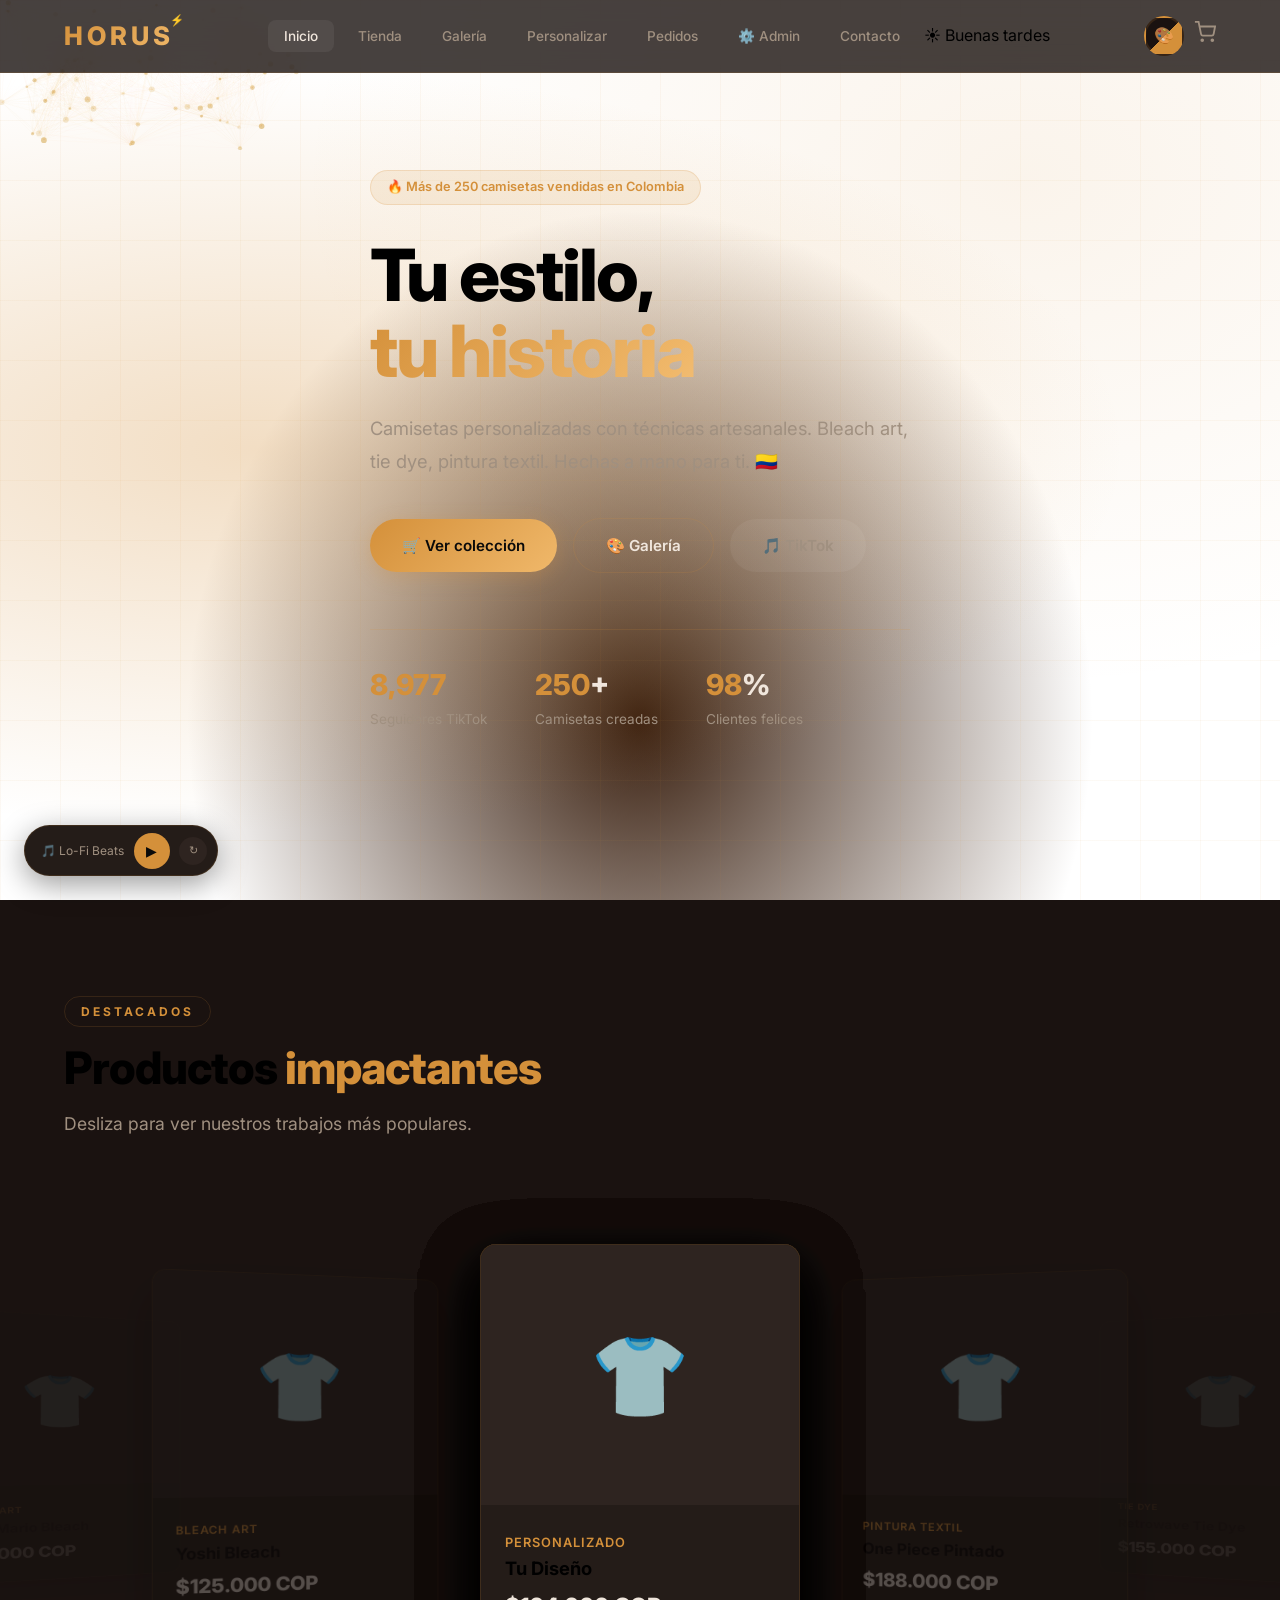
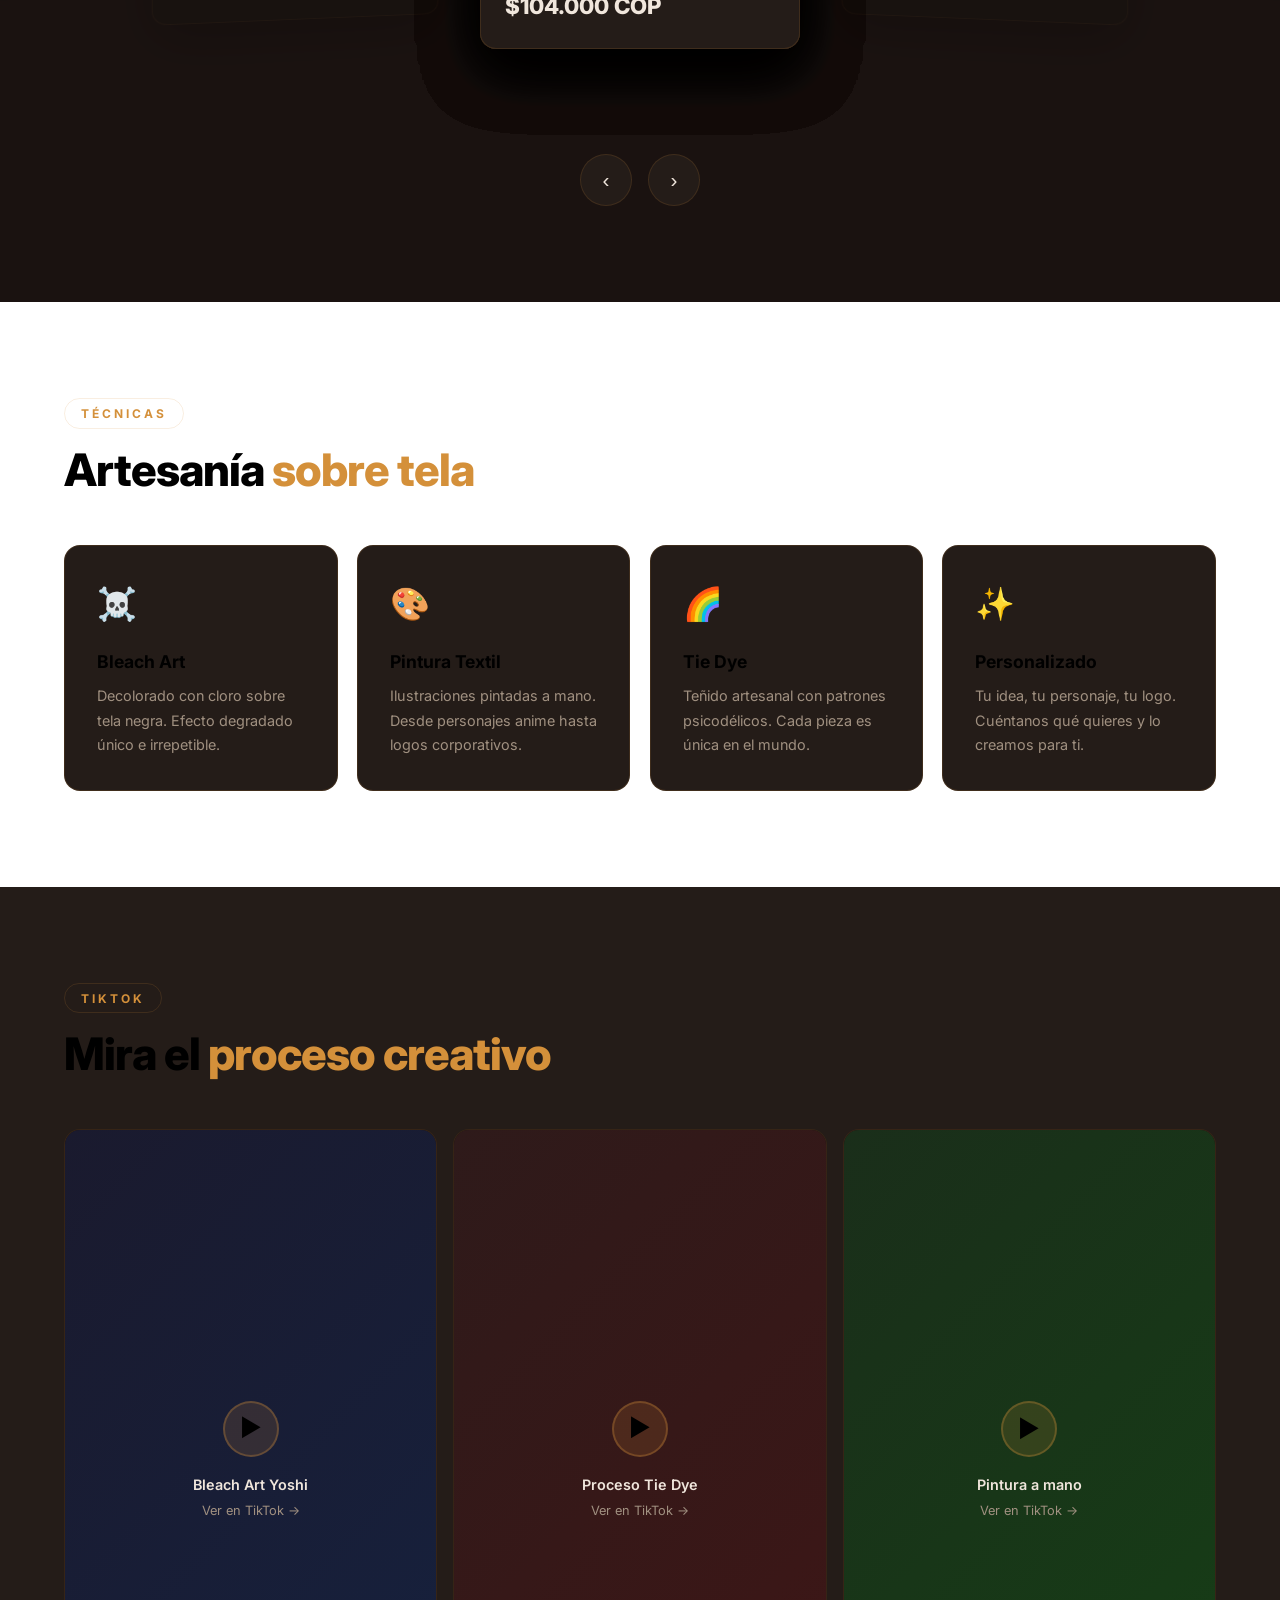
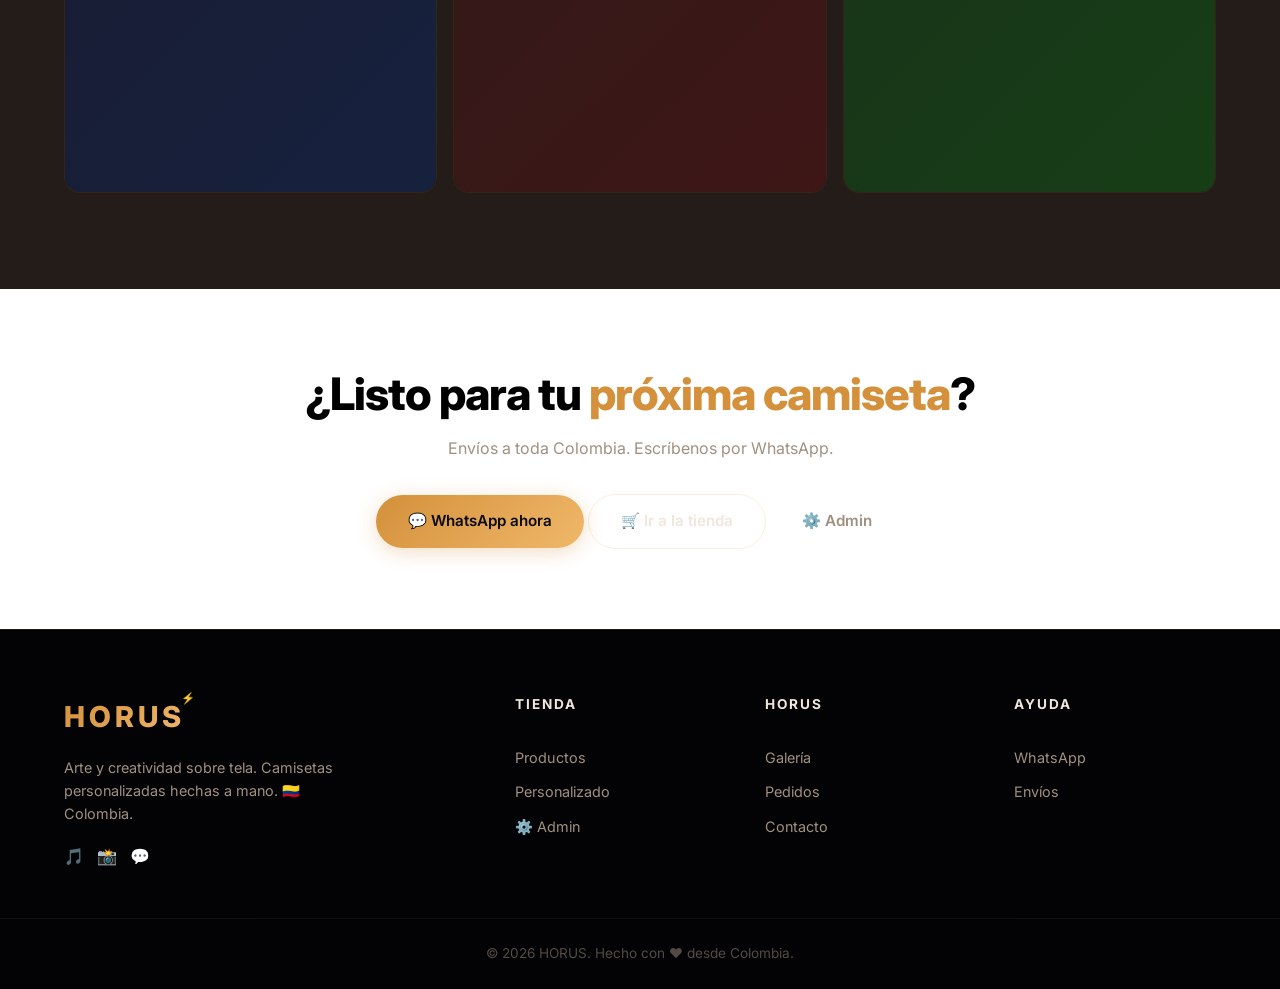
<file: index.html>
<!DOCTYPE html>
<html lang="es">
<head>
<meta charset="UTF-8"/><meta name="viewport" content="width=device-width,initial-scale=1.0"/>
<title>HORUS — Camisetas Personalizadas en Colombia</title>
<meta name="description" content="Camisetas personalizadas artesanales. Bleach art, tie dye, pintura textil. Envíos a toda Colombia. Síguenos en TikTok @horus_histori."/>
<link rel="stylesheet" href="/css/style.css"/>
<link href="https://fonts.googleapis.com/css2?family=Inter:wght@300;400;500;600;700;800&display=swap" rel="stylesheet"/>
</head>
<body>
<nav class="navbar"><div class="container nav-inner">
<a href="/" class="logo">HORUS</a>
<ul class="nav-links" id="navLinks">
<li><a href="/" class="active">Inicio</a></li>
<li><a href="/pages/shop.html">Tienda</a></li>
<li><a href="/pages/gallery.html">Galería</a></li>
<li><a href="/pages/customize.html">Personalizar</a></li>
<li><a href="/pages/orders.html">Pedidos</a></li>
<li><a href="/pages/admin.html">⚙️ Admin</a></li>
<li><a href="/pages/contact.html">Contacto</a></li>
<li><span class="time-indicator" id="timeIndicator">🌅</span></li>
</ul>
<div class="nav-actions">
<div class="color-picker-wrapper">
<div class="color-picker-trigger" id="colorPickerTrigger" title="Personalizar tema"></div>
<div class="color-picker-dropdown" id="colorPickerDropdown">
<label>🌙/☀️ Tema manual</label>
<div style="display:flex;gap:.5rem">
<button class="theme-toggle" id="themeToggleBtn" style="font-size:1.3rem;width:44px;height:44px" title="Alternar modo">☀️</button>
</div>
<label>Tono dorado</label>
<input type="color" id="goldColorPicker" value="#d4a853">
<label>Fondo</label>
<input type="color" id="bgColorPicker" value="#050508">
<label>Presets rápidos</label>
<div class="color-presets">
<div class="color-preset active" data-gold="#d4a853" data-bg="#050508" style="background:linear-gradient(135deg,#050508 50%,#d4a853 50%)" title="Clásico"></div>
<div class="color-preset" data-gold="#e8b84b" data-bg="#f7f3e9" style="background:linear-gradient(135deg,#f7f3e9 50%,#e8b84b 50%)" title="Mañana"></div>
<div class="color-preset" data-gold="#d4903a" data-bg="#1a1210" style="background:linear-gradient(135deg,#1a1210 50%,#d4903a 50%)" title="Tarde"></div>
<div class="color-preset" data-gold="#00d4ff" data-bg="#0a0015" style="background:linear-gradient(135deg,#0a0015 50%,#00d4ff 50%)" title="Neon"></div>
<div class="color-preset" data-gold="#ff6b6b" data-bg="#1a0000" style="background:linear-gradient(135deg,#1a0000 50%,#ff6b6b 50%)" title="Fuego"></div>
</div>
<div class="theme-mode-label" id="themeModeLabel">🌙 Noche</div>
<button class="reset-theme-btn" id="resetThemeBtn">↺ Restaurar</button>
</div></div>
<a href="/pages/cart.html" class="cart-icon"><svg width="22" height="22" viewBox="0 0 24 24" fill="none" stroke="currentColor" stroke-width="2"><circle cx="9" cy="21" r="1"/><circle cx="20" cy="21" r="1"/><path d="M1 1h4l2.68 13.39a2 2 0 0 0 2 1.61h9.72a2 2 0 0 0 2-1.61L23 6H6"/></svg><span class="cart-badge" id="cartBadge">0</span></a>
<button class="hamburger" id="hamburger" aria-label="Menú">☰</button>
</div></div></nav>

<!-- HERO CON PARTÍCULAS -->
<section class="hero">
<canvas id="particles-canvas"></canvas>
<div class="hero-bg"></div><div class="hero-grid-bg"></div>
<div class="container hero-content">
<div class="hero-flash">🔥 Más de 250 camisetas vendidas en Colombia</div>
<h1 class="hero-title">Tu estilo,<br/><span class="gradient-text">tu historia</span></h1>
<p class="hero-sub">Camisetas personalizadas con técnicas artesanales. Bleach art, tie dye, pintura textil. Hechas a mano para ti. 🇨🇴</p>
<div class="hero-actions">
<a href="/pages/shop.html" class="btn btn-primary">🛒 Ver colección</a>
<a href="/pages/gallery.html" class="btn btn-outline">🎨 Galería</a>
<a href="https://www.tiktok.com/@horus_histori" target="_blank" class="btn btn-ghost">🎵 TikTok</a>
</div>
<div class="hero-stats">
<div class="hero-stat"><h3><span class="count-up" data-target="8977">0</span></h3><p>Seguidores TikTok</p></div>
<div class="hero-stat"><h3><span class="count-up" data-target="250">0</span>+</h3><p>Camisetas creadas</p></div>
<div class="hero-stat"><h3><span class="count-up" data-target="98">0</span>%</h3><p>Clientes felices</p></div>
</div></div></section>

<!-- SLIDER 3D DE PRODUCTOS -->
<section class="section slider-section">
<div class="container">
<span class="section-label">Destacados</span>
<h2 class="section-title">Productos <span class="accent">impactantes</span></h2>
<p class="section-sub">Desliza para ver nuestros trabajos más populares.</p>
<div class="slider-container"><div class="slider-stage" id="sliderStage"></div></div>
<div class="slider-controls">
<button class="slider-btn" onclick="slidePrev()">‹</button>
<button class="slider-btn" onclick="slideNext()">›</button>
</div></div></section>

<!-- TÉCNICAS -->
<section class="section"><div class="container">
<span class="section-label">Técnicas</span>
<h2 class="section-title">Artesanía <span class="accent">sobre tela</span></h2>
<div class="features-grid">
<div class="feature-card reveal"><span class="feature-icon">☠️</span><h3>Bleach Art</h3><p>Decolorado con cloro sobre tela negra. Efecto degradado único e irrepetible.</p></div>
<div class="feature-card reveal reveal-delay-1"><span class="feature-icon">🎨</span><h3>Pintura Textil</h3><p>Ilustraciones pintadas a mano. Desde personajes anime hasta logos corporativos.</p></div>
<div class="feature-card reveal reveal-delay-2"><span class="feature-icon">🌈</span><h3>Tie Dye</h3><p>Teñido artesanal con patrones psicodélicos. Cada pieza es única en el mundo.</p></div>
<div class="feature-card reveal reveal-delay-3"><span class="feature-icon">✨</span><h3>Personalizado</h3><p>Tu idea, tu personaje, tu logo. Cuéntanos qué quieres y lo creamos para ti.</p></div>
</div></div></section>

<!-- TIKTOK -->
<section class="section tiktok-gallery" style="background:var(--bg-card)"><div class="container">
<span class="section-label">TikTok</span>
<h2 class="section-title">Mira el <span class="accent">proceso creativo</span></h2>
<div class="tiktok-grid">
<div class="tiktok-card" onclick="window.open('https://www.tiktok.com/@horus_histori','_blank')"><div class="tiktok-card-inner" style="background:linear-gradient(135deg,#1a1a2e,#16213e)"><div class="tiktok-card-play">▶</div><div class="tiktok-card-label">Bleach Art Yoshi</div><div class="tiktok-card-sub">Ver en TikTok →</div></div></div>
<div class="tiktok-card" onclick="window.open('https://www.tiktok.com/@horus_histori','_blank')"><div class="tiktok-card-inner" style="background:linear-gradient(135deg,#2e1a1a,#3e1616)"><div class="tiktok-card-play">▶</div><div class="tiktok-card-label">Proceso Tie Dye</div><div class="tiktok-card-sub">Ver en TikTok →</div></div></div>
<div class="tiktok-card" onclick="window.open('https://www.tiktok.com/@horus_histori','_blank')"><div class="tiktok-card-inner" style="background:linear-gradient(135deg,#1a2e1a,#163e16)"><div class="tiktok-card-play">▶</div><div class="tiktok-card-label">Pintura a mano</div><div class="tiktok-card-sub">Ver en TikTok →</div></div></div>
</div></div></section>

<!-- CTA -->
<section class="section" style="text-align:center;padding:5rem 0"><div class="container">
<h2 class="section-title" style="text-align:center">¿Listo para tu <span class="accent">próxima camiseta</span>?</h2>
<p style="color:var(--text-muted);margin:1rem 0 2rem">Envíos a toda Colombia. Escríbenos por WhatsApp.</p>
<a href="https://wa.me/573217430543" target="_blank" class="btn btn-primary">💬 WhatsApp ahora</a>
<a href="/pages/shop.html" class="btn btn-outline">🛒 Ir a la tienda</a>
<a href="/pages/admin.html" class="btn btn-ghost">⚙️ Admin</a>
</div></section>

<footer class="footer"><div class="container footer-inner">
<div class="footer-brand"><span class="logo">HORUS</span><p>Arte y creatividad sobre tela. Camisetas personalizadas hechas a mano. 🇨🇴 Colombia.</p>
<div class="footer-social-row"><a href="https://www.tiktok.com/@horus_histori" target="_blank" class="btn-icon">🎵</a><a href="https://www.instagram.com/horus_histori/" target="_blank" class="btn-icon">📸</a><a href="https://wa.me/573217430543" target="_blank" class="btn-icon">💬</a></div></div>
<div class="footer-column"><h4>Tienda</h4><a href="/pages/shop.html">Productos</a><a href="/pages/customize.html">Personalizado</a><a href="/pages/admin.html">⚙️ Admin</a></div>
<div class="footer-column"><h4>HORUS</h4><a href="/pages/gallery.html">Galería</a><a href="/pages/orders.html">Pedidos</a><a href="/pages/contact.html">Contacto</a></div>
<div class="footer-column"><h4>Ayuda</h4><a href="https://wa.me/573217430543" target="_blank">WhatsApp</a><a href="/pages/contact.html">Envíos</a></div>
</div><div class="footer-bottom"><p>&copy; 2026 HORUS. Hecho con ❤️ desde Colombia.</p></div></footer>
<script src="/js/app.js"></script>
<script>const ti=document.getElementById('timeIndicator');if(ti)ti.textContent=getTimeModeLabel().icon+' '+getTimeModeLabel().text</script>
</body></html>
</file>
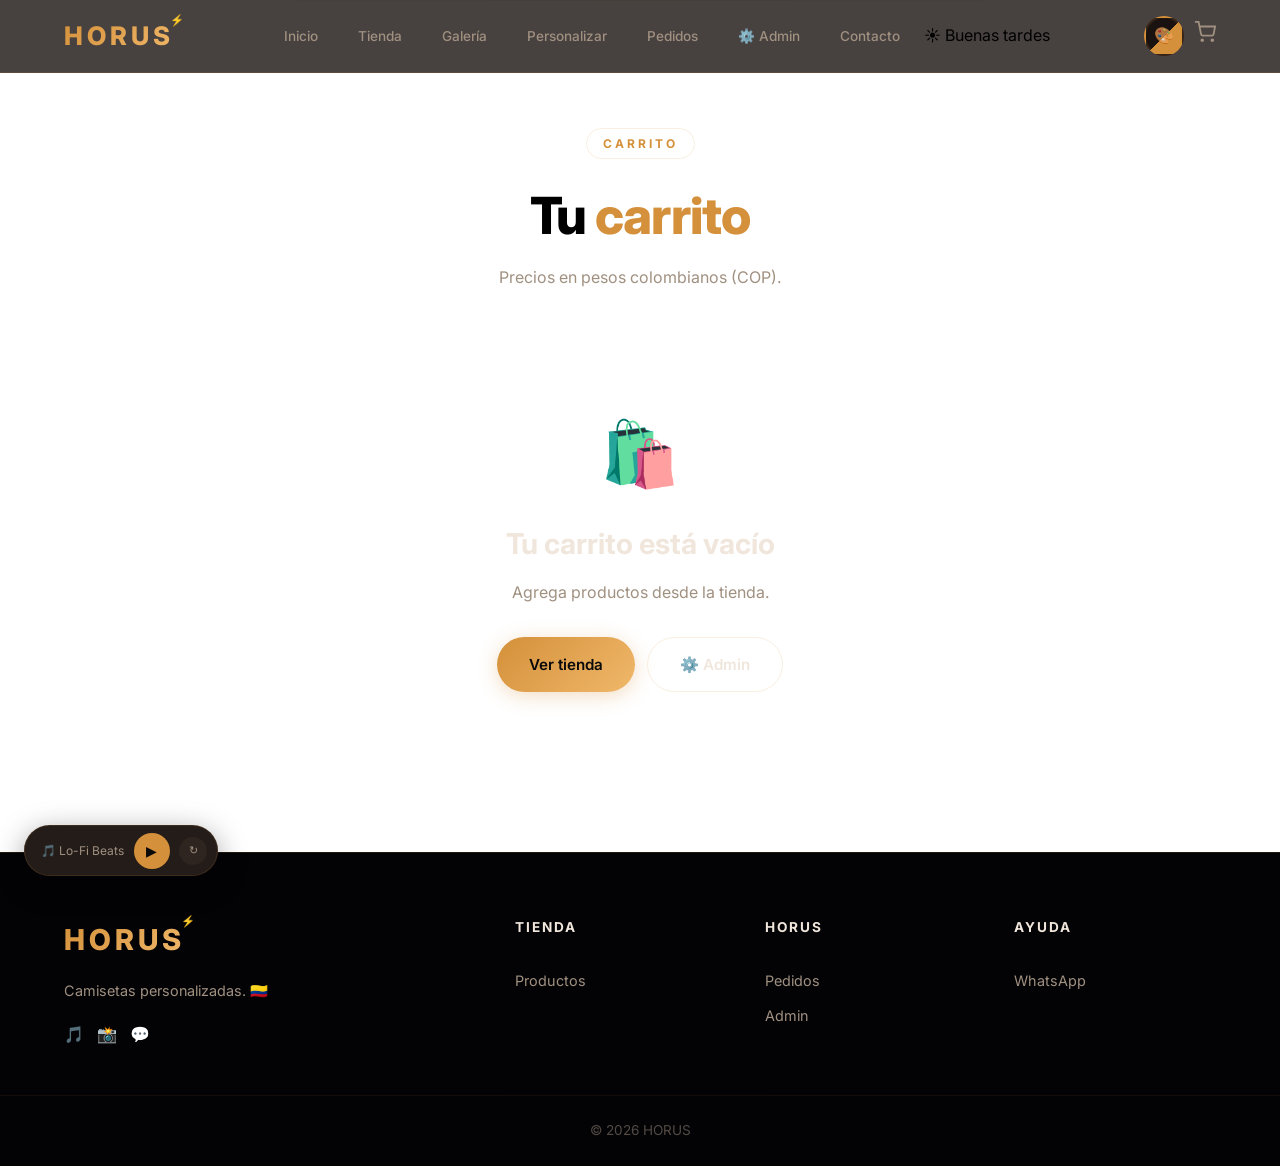
<file: pages/cart.html>
<!DOCTYPE html>
<html lang="es"><head>
<meta charset="UTF-8"/><meta name="viewport" content="width=device-width,initial-scale=1.0"/>
<title>Carrito — HORUS</title>
<link rel="stylesheet" href="/css/style.css"/>
<link href="https://fonts.googleapis.com/css2?family=Inter:wght@300;400;500;600;700;800&display=swap" rel="stylesheet"/>
</head><body>
<nav class="navbar"><div class="container nav-inner">
<a href="/" class="logo">HORUS</a>
<ul class="nav-links" id="navLinks">
<li><a href="/">Inicio</a></li><li><a href="/pages/shop.html">Tienda</a></li><li><a href="/pages/gallery.html">Galería</a></li><li><a href="/pages/customize.html">Personalizar</a></li><li><a href="/pages/orders.html">Pedidos</a></li><li><a href="/pages/admin.html">⚙️ Admin</a></li><li><a href="/pages/contact.html">Contacto</a></li>
<li><span class="time-indicator" id="timeIndicator">🌅</span></li></ul>
<div class="nav-actions">
<div class="color-picker-wrapper">
<div class="color-picker-trigger" id="colorPickerTrigger" title="Personalizar tema"></div>
<div class="color-picker-dropdown" id="colorPickerDropdown">
<label>🌙/☀️ Tema manual</label>
<div style="display:flex;gap:.5rem">
<button class="theme-toggle" id="themeToggleBtn" style="font-size:1.3rem;width:44px;height:44px" title="Alternar modo">☀️</button>
</div>
<label>Tono dorado</label>
<input type="color" id="goldColorPicker" value="#d4a853">
<label>Fondo</label>
<input type="color" id="bgColorPicker" value="#050508">
<label>Presets rápidos</label>
<div class="color-presets">
<div class="color-preset active" data-gold="#d4a853" data-bg="#050508" style="background:linear-gradient(135deg,#050508 50%,#d4a853 50%)" title="Clásico"></div>
<div class="color-preset" data-gold="#e8b84b" data-bg="#f7f3e9" style="background:linear-gradient(135deg,#f7f3e9 50%,#e8b84b 50%)" title="Mañana"></div>
<div class="color-preset" data-gold="#d4903a" data-bg="#1a1210" style="background:linear-gradient(135deg,#1a1210 50%,#d4903a 50%)" title="Tarde"></div>
<div class="color-preset" data-gold="#00d4ff" data-bg="#0a0015" style="background:linear-gradient(135deg,#0a0015 50%,#00d4ff 50%)" title="Neon"></div>
<div class="color-preset" data-gold="#ff6b6b" data-bg="#1a0000" style="background:linear-gradient(135deg,#1a0000 50%,#ff6b6b 50%)" title="Fuego"></div>
</div>
<div class="theme-mode-label" id="themeModeLabel">🌙 Noche</div>
<button class="reset-theme-btn" id="resetThemeBtn">↺ Restaurar</button>
</div></div>
<a href="/pages/cart.html" class="cart-icon"><svg width="22" height="22" viewBox="0 0 24 24" fill="none" stroke="currentColor" stroke-width="2"><circle cx="9" cy="21" r="1"/><circle cx="20" cy="21" r="1"/><path d="M1 1h4l2.68 13.39a2 2 0 0 0 2 1.61h9.72a2 2 0 0 0 2-1.61L23 6H6"/></svg><span class="cart-badge" id="cartBadge">0</span></a>
<button class="hamburger" id="hamburger" aria-label="Menú">☰</button>
</div></div></nav>
<section class="page-header"><div class="container"><span class="section-label">Carrito</span><h1>Tu <span class="accent">carrito</span></h1><p>Precios en pesos colombianos (COP).</p></div></section>
<section class="section" style="padding-top:0"><div class="container cart-layout" id="cartContainer">
<div class="cart-empty" style="grid-column:1/-1"><div style="font-size:4rem;margin-bottom:1rem">🛍️</div><h2>Tu carrito está vacío</h2><p style="margin-bottom:2rem">Agrega productos desde la tienda.</p><a href="/pages/shop.html" class="btn btn-primary">Ver tienda</a></div></div></section>
<footer class="footer"><div class="container footer-inner">
<div class="footer-brand"><span class="logo">HORUS</span><p>Camisetas personalizadas. 🇨🇴</p><div class="footer-social-row"><a href="https://www.tiktok.com/@horus_histori" target="_blank" class="btn-icon">🎵</a><a href="https://www.instagram.com/horus_histori/" target="_blank" class="btn-icon">📸</a><a href="https://wa.me/573217430543" target="_blank" class="btn-icon">💬</a></div></div>
<div class="footer-column"><h4>Tienda</h4><a href="/pages/shop.html">Productos</a></div>
<div class="footer-column"><h4>HORUS</h4><a href="/pages/orders.html">Pedidos</a><a href="/pages/admin.html">Admin</a></div>
<div class="footer-column"><h4>Ayuda</h4><a href="https://wa.me/573217430543" target="_blank">WhatsApp</a></div>
</div><div class="footer-bottom"><p>&copy; 2026 HORUS</p></div></footer>
<script src="/js/app.js"></script><script>const ti=document.getElementById('timeIndicator');if(ti)ti.textContent=getTimeModeLabel().icon+' '+getTimeModeLabel().text</script>
</body></html>
</file>
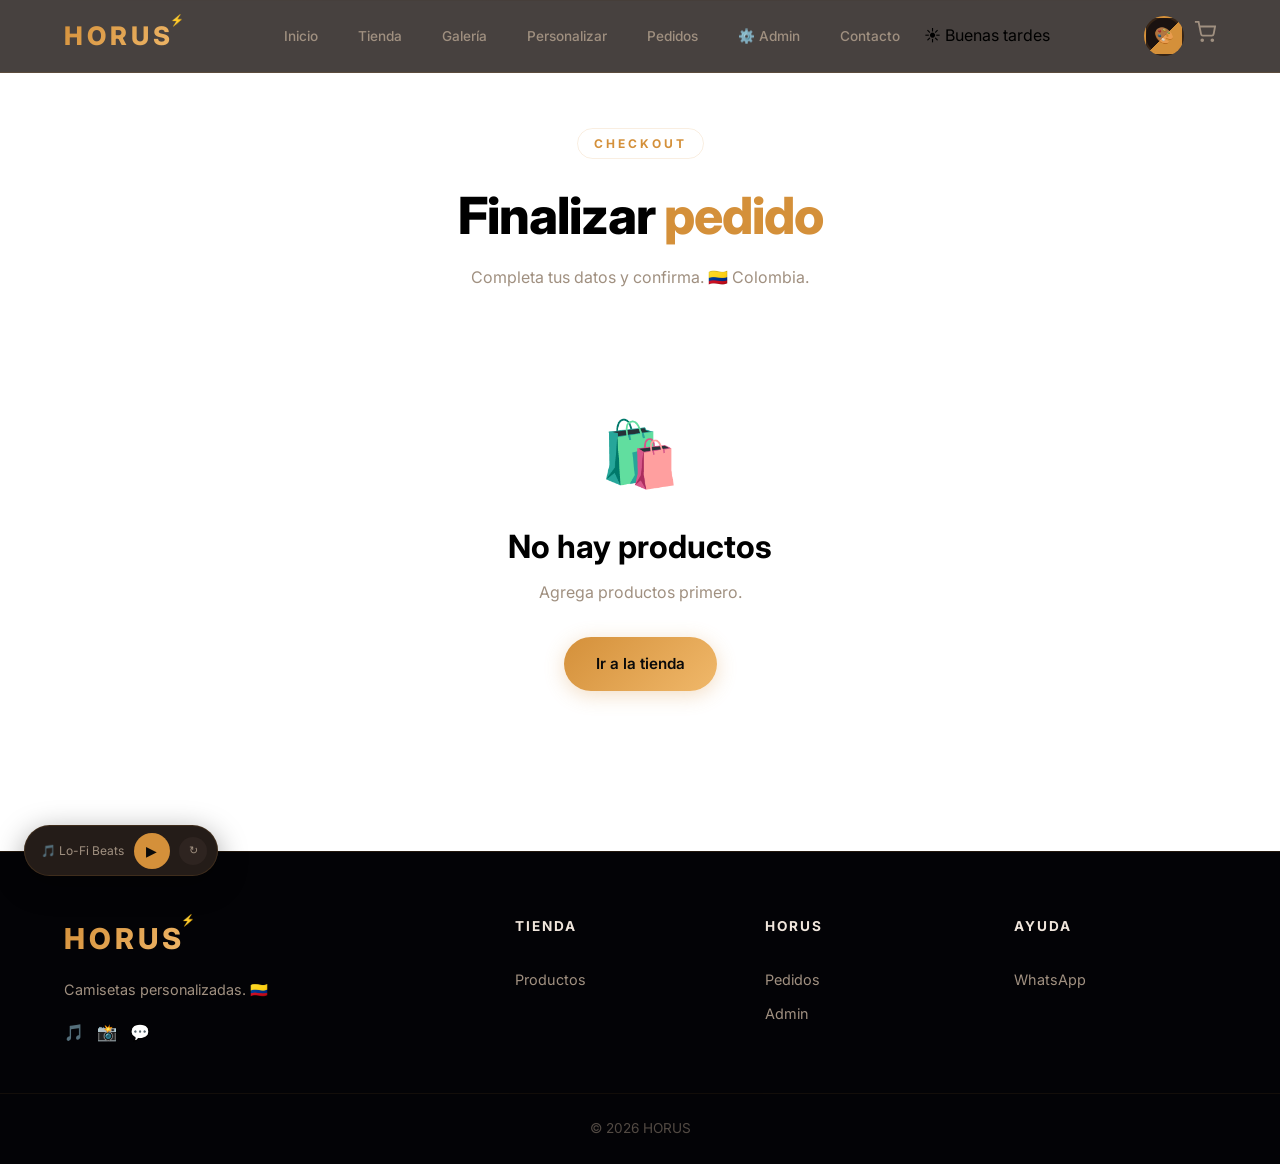
<file: pages/checkout.html>
<!DOCTYPE html>
<html lang="es"><head>
<meta charset="UTF-8"/><meta name="viewport" content="width=device-width,initial-scale=1.0"/>
<title>Checkout — HORUS</title>
<link rel="stylesheet" href="/css/style.css"/>
<link href="https://fonts.googleapis.com/css2?family=Inter:wght@300;400;500;600;700;800&display=swap" rel="stylesheet"/>
</head><body>
<nav class="navbar"><div class="container nav-inner">
<a href="/" class="logo">HORUS</a>
<ul class="nav-links" id="navLinks">
<li><a href="/">Inicio</a></li><li><a href="/pages/shop.html">Tienda</a></li><li><a href="/pages/gallery.html">Galería</a></li><li><a href="/pages/customize.html">Personalizar</a></li><li><a href="/pages/orders.html">Pedidos</a></li><li><a href="/pages/admin.html">⚙️ Admin</a></li><li><a href="/pages/contact.html">Contacto</a></li>
<li><span class="time-indicator" id="timeIndicator">🌅</span></li></ul>
<div class="nav-actions">
<div class="color-picker-wrapper">
<div class="color-picker-trigger" id="colorPickerTrigger" title="Personalizar tema"></div>
<div class="color-picker-dropdown" id="colorPickerDropdown">
<label>🌙/☀️ Tema manual</label>
<div style="display:flex;gap:.5rem">
<button class="theme-toggle" id="themeToggleBtn" style="font-size:1.3rem;width:44px;height:44px" title="Alternar modo">☀️</button>
</div>
<label>Tono dorado</label>
<input type="color" id="goldColorPicker" value="#d4a853">
<label>Fondo</label>
<input type="color" id="bgColorPicker" value="#050508">
<label>Presets rápidos</label>
<div class="color-presets">
<div class="color-preset active" data-gold="#d4a853" data-bg="#050508" style="background:linear-gradient(135deg,#050508 50%,#d4a853 50%)" title="Clásico"></div>
<div class="color-preset" data-gold="#e8b84b" data-bg="#f7f3e9" style="background:linear-gradient(135deg,#f7f3e9 50%,#e8b84b 50%)" title="Mañana"></div>
<div class="color-preset" data-gold="#d4903a" data-bg="#1a1210" style="background:linear-gradient(135deg,#1a1210 50%,#d4903a 50%)" title="Tarde"></div>
<div class="color-preset" data-gold="#00d4ff" data-bg="#0a0015" style="background:linear-gradient(135deg,#0a0015 50%,#00d4ff 50%)" title="Neon"></div>
<div class="color-preset" data-gold="#ff6b6b" data-bg="#1a0000" style="background:linear-gradient(135deg,#1a0000 50%,#ff6b6b 50%)" title="Fuego"></div>
</div>
<div class="theme-mode-label" id="themeModeLabel">🌙 Noche</div>
<button class="reset-theme-btn" id="resetThemeBtn">↺ Restaurar</button>
</div></div>
<a href="/pages/cart.html" class="cart-icon"><svg width="22" height="22" viewBox="0 0 24 24" fill="none" stroke="currentColor" stroke-width="2"><circle cx="9" cy="21" r="1"/><circle cx="20" cy="21" r="1"/><path d="M1 1h4l2.68 13.39a2 2 0 0 0 2 1.61h9.72a2 2 0 0 0 2-1.61L23 6H6"/></svg><span class="cart-badge" id="cartBadge">0</span></a>
<button class="hamburger" id="hamburger" aria-label="Menú">☰</button>
</div></div></nav>
<section class="page-header"><div class="container"><span class="section-label">Checkout</span><h1>Finalizar <span class="accent">pedido</span></h1><p>Completa tus datos y confirma. 🇨🇴 Colombia.</p></div></section>
<section class="section" style="padding-top:0"><div class="container" id="checkoutContainer"></div></section>
<footer class="footer"><div class="container footer-inner">
<div class="footer-brand"><span class="logo">HORUS</span><p>Camisetas personalizadas. 🇨🇴</p><div class="footer-social-row"><a href="https://www.tiktok.com/@horus_histori" target="_blank" class="btn-icon">🎵</a><a href="https://www.instagram.com/horus_histori/" target="_blank" class="btn-icon">📸</a><a href="https://wa.me/573217430543" target="_blank" class="btn-icon">💬</a></div></div>
<div class="footer-column"><h4>Tienda</h4><a href="/pages/shop.html">Productos</a></div>
<div class="footer-column"><h4>HORUS</h4><a href="/pages/orders.html">Pedidos</a><a href="/pages/admin.html">Admin</a></div>
<div class="footer-column"><h4>Ayuda</h4><a href="https://wa.me/573217430543" target="_blank">WhatsApp</a></div>
</div><div class="footer-bottom"><p>&copy; 2026 HORUS</p></div></footer>
<script src="/js/app.js"></script><script>const ti=document.getElementById('timeIndicator');if(ti)ti.textContent=getTimeModeLabel().icon+' '+getTimeModeLabel().text</script>
</body></html>
</file>
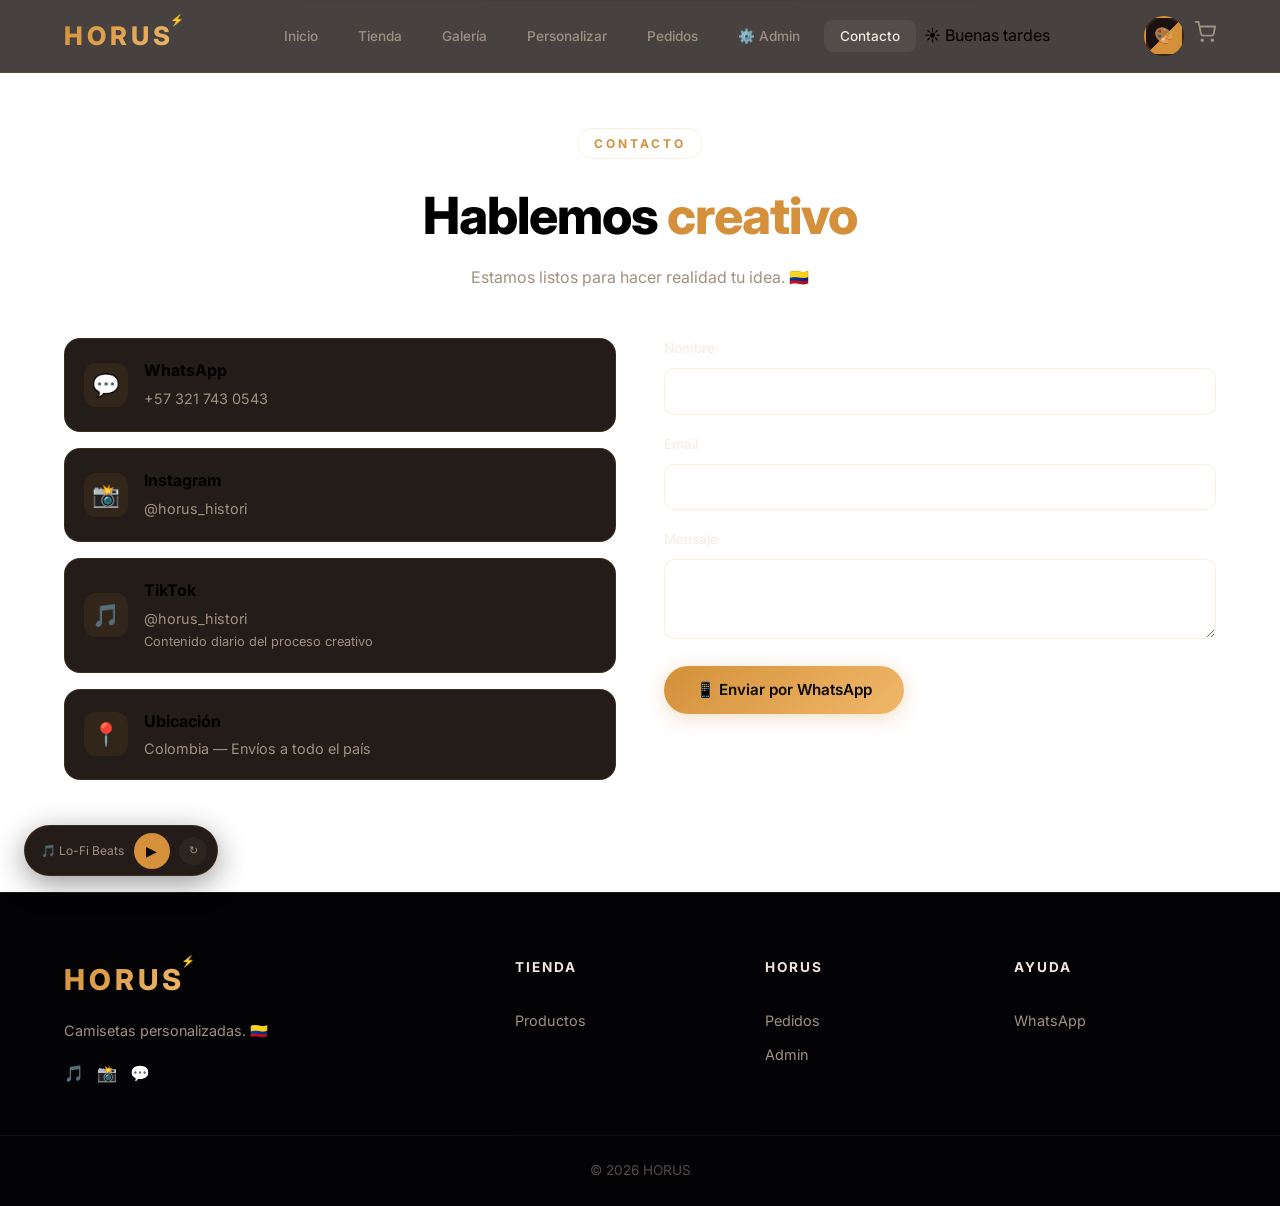
<file: pages/contact.html>
<!DOCTYPE html>
<html lang="es"><head>
<meta charset="UTF-8"/><meta name="viewport" content="width=device-width,initial-scale=1.0"/>
<title>Contacto — HORUS Colombia</title>
<link rel="stylesheet" href="/css/style.css"/>
<link href="https://fonts.googleapis.com/css2?family=Inter:wght@300;400;500;600;700;800&display=swap" rel="stylesheet"/>
</head><body>
<nav class="navbar"><div class="container nav-inner">
<a href="/" class="logo">HORUS</a>
<ul class="nav-links" id="navLinks">
<li><a href="/">Inicio</a></li><li><a href="/pages/shop.html">Tienda</a></li><li><a href="/pages/gallery.html">Galería</a></li><li><a href="/pages/customize.html">Personalizar</a></li><li><a href="/pages/orders.html">Pedidos</a></li><li><a href="/pages/admin.html">⚙️ Admin</a></li><li><a href="/pages/contact.html" class="active">Contacto</a></li>
<li><span class="time-indicator" id="timeIndicator">🌅</span></li></ul>
<div class="nav-actions">
<div class="color-picker-wrapper">
<div class="color-picker-trigger" id="colorPickerTrigger" title="Personalizar tema"></div>
<div class="color-picker-dropdown" id="colorPickerDropdown">
<label>🌙/☀️ Tema manual</label>
<div style="display:flex;gap:.5rem">
<button class="theme-toggle" id="themeToggleBtn" style="font-size:1.3rem;width:44px;height:44px" title="Alternar modo">☀️</button>
</div>
<label>Tono dorado</label>
<input type="color" id="goldColorPicker" value="#d4a853">
<label>Fondo</label>
<input type="color" id="bgColorPicker" value="#050508">
<label>Presets rápidos</label>
<div class="color-presets">
<div class="color-preset active" data-gold="#d4a853" data-bg="#050508" style="background:linear-gradient(135deg,#050508 50%,#d4a853 50%)" title="Clásico"></div>
<div class="color-preset" data-gold="#e8b84b" data-bg="#f7f3e9" style="background:linear-gradient(135deg,#f7f3e9 50%,#e8b84b 50%)" title="Mañana"></div>
<div class="color-preset" data-gold="#d4903a" data-bg="#1a1210" style="background:linear-gradient(135deg,#1a1210 50%,#d4903a 50%)" title="Tarde"></div>
<div class="color-preset" data-gold="#00d4ff" data-bg="#0a0015" style="background:linear-gradient(135deg,#0a0015 50%,#00d4ff 50%)" title="Neon"></div>
<div class="color-preset" data-gold="#ff6b6b" data-bg="#1a0000" style="background:linear-gradient(135deg,#1a0000 50%,#ff6b6b 50%)" title="Fuego"></div>
</div>
<div class="theme-mode-label" id="themeModeLabel">🌙 Noche</div>
<button class="reset-theme-btn" id="resetThemeBtn">↺ Restaurar</button>
</div></div>
<a href="/pages/cart.html" class="cart-icon"><svg width="22" height="22" viewBox="0 0 24 24" fill="none" stroke="currentColor" stroke-width="2"><circle cx="9" cy="21" r="1"/><circle cx="20" cy="21" r="1"/><path d="M1 1h4l2.68 13.39a2 2 0 0 0 2 1.61h9.72a2 2 0 0 0 2-1.61L23 6H6"/></svg><span class="cart-badge" id="cartBadge">0</span></a>
<button class="hamburger" id="hamburger" aria-label="Menú">☰</button>
</div></div></nav>
<section class="page-header"><div class="container"><span class="section-label">Contacto</span><h1>Hablemos <span class="accent">creativo</span></h1><p>Estamos listos para hacer realidad tu idea. 🇨🇴</p></div></section>
<section class="section" style="padding-top:0"><div class="container contact-layout">
<div class="contact-info">
<div class="contact-item"><span class="contact-item-icon">💬</span><div><h3>WhatsApp</h3><a href="https://wa.me/573217430543" target="_blank">+57 321 743 0543</a></div></div>
<div class="contact-item"><span class="contact-item-icon">📸</span><div><h3>Instagram</h3><a href="https://www.instagram.com/horus_histori/" target="_blank">@horus_histori</a></div></div>
<div class="contact-item"><span class="contact-item-icon">🎵</span><div><h3>TikTok</h3><a href="https://www.tiktok.com/@horus_histori" target="_blank">@horus_histori</a><p style="font-size:.8rem">Contenido diario del proceso creativo</p></div></div>
<div class="contact-item"><span class="contact-item-icon">📍</span><div><h3>Ubicación</h3><p>Colombia — Envíos a todo el país</p></div></div></div>
<form class="contact-form" id="contactForm">
<div class="form-group"><label>Nombre</label><input type="text" name="name" required></div>
<div class="form-group"><label>Email</label><input type="email" name="email" required></div>
<div class="form-group"><label>Mensaje</label><textarea name="message" required></textarea></div>
<button type="submit" class="btn btn-primary">📱 Enviar por WhatsApp</button></form></div></section>
<footer class="footer"><div class="container footer-inner">
<div class="footer-brand"><span class="logo">HORUS</span><p>Camisetas personalizadas. 🇨🇴</p><div class="footer-social-row"><a href="https://www.tiktok.com/@horus_histori" target="_blank" class="btn-icon">🎵</a><a href="https://www.instagram.com/horus_histori/" target="_blank" class="btn-icon">📸</a><a href="https://wa.me/573217430543" target="_blank" class="btn-icon">💬</a></div></div>
<div class="footer-column"><h4>Tienda</h4><a href="/pages/shop.html">Productos</a></div>
<div class="footer-column"><h4>HORUS</h4><a href="/pages/orders.html">Pedidos</a><a href="/pages/admin.html">Admin</a></div>
<div class="footer-column"><h4>Ayuda</h4><a href="https://wa.me/573217430543" target="_blank">WhatsApp</a></div>
</div><div class="footer-bottom"><p>&copy; 2026 HORUS</p></div></footer>
<script src="/js/app.js"></script><script>const ti=document.getElementById('timeIndicator');if(ti)ti.textContent=getTimeModeLabel().icon+' '+getTimeModeLabel().text</script>
</body></html>
</file>
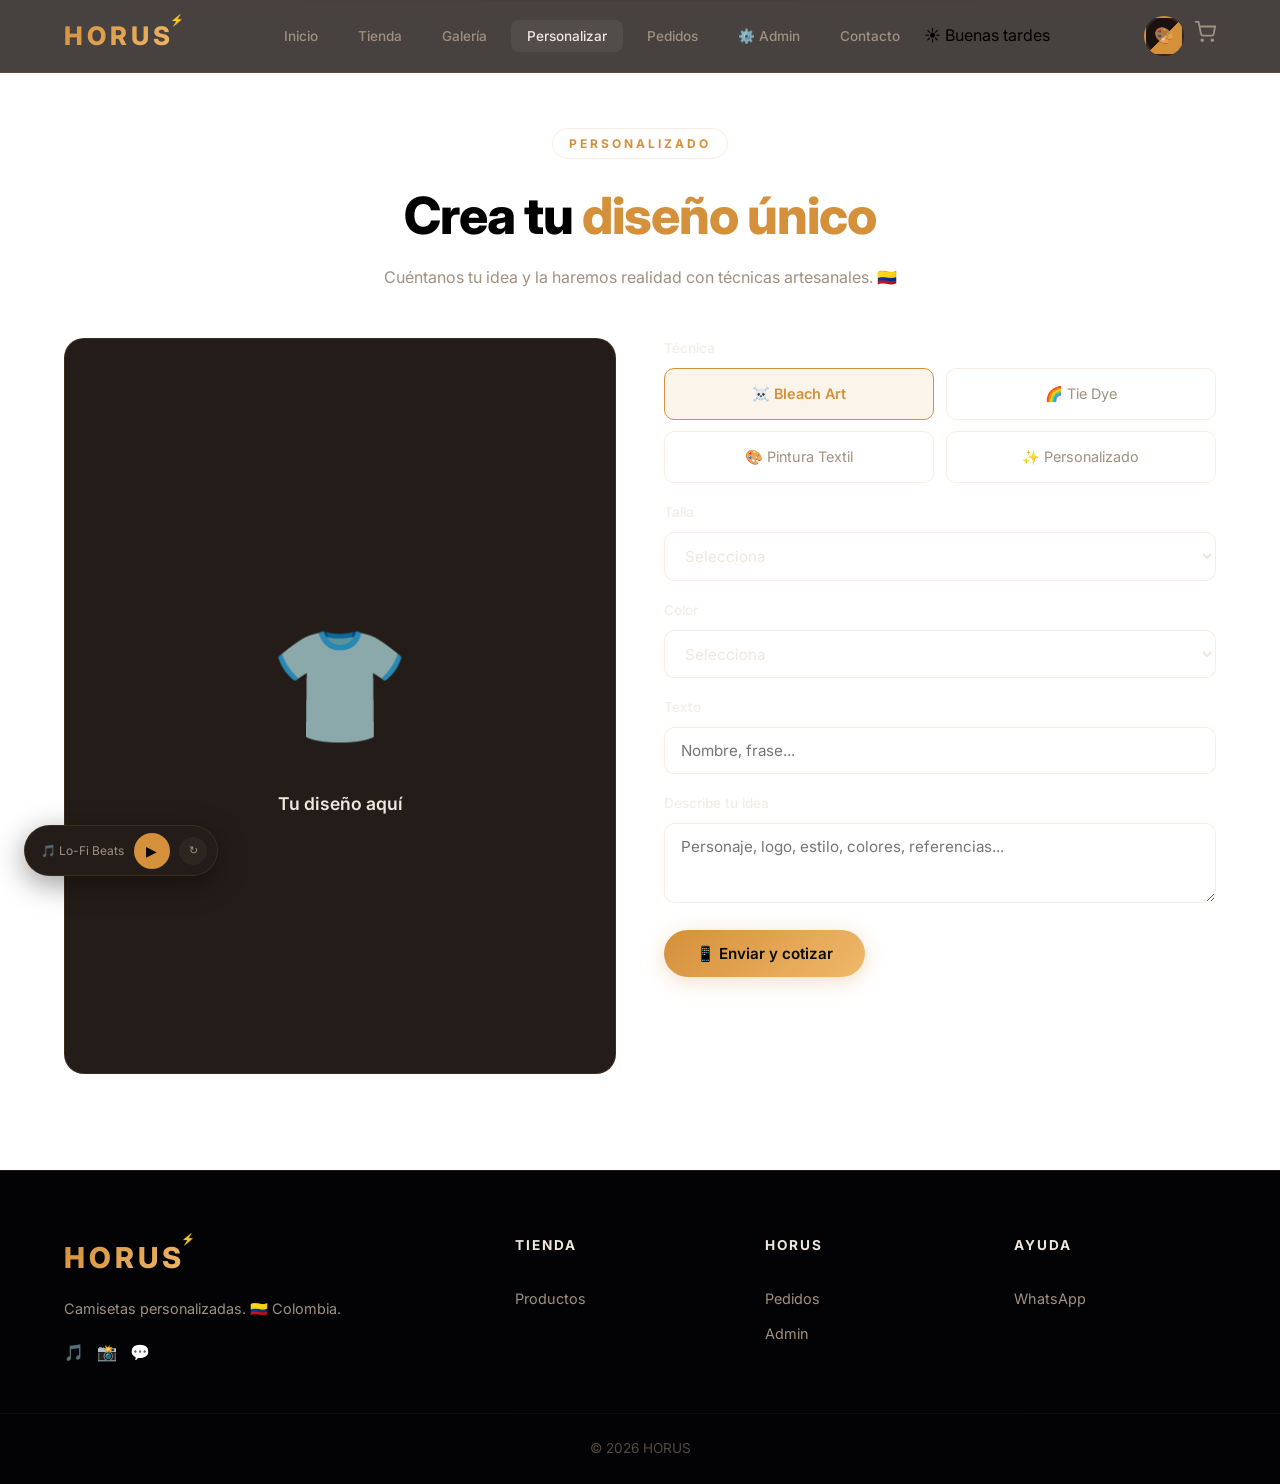
<file: pages/customize.html>
<!DOCTYPE html>
<html lang="es"><head>
<meta charset="UTF-8"/><meta name="viewport" content="width=device-width,initial-scale=1.0"/>
<title>Personalizar — HORUS</title>
<link rel="stylesheet" href="/css/style.css"/>
<link href="https://fonts.googleapis.com/css2?family=Inter:wght@300;400;500;600;700;800&display=swap" rel="stylesheet"/>
</head><body>
<nav class="navbar"><div class="container nav-inner">
<a href="/" class="logo">HORUS</a>
<ul class="nav-links" id="navLinks">
<li><a href="/">Inicio</a></li><li><a href="/pages/shop.html">Tienda</a></li><li><a href="/pages/gallery.html">Galería</a></li><li><a href="/pages/customize.html" class="active">Personalizar</a></li><li><a href="/pages/orders.html">Pedidos</a></li><li><a href="/pages/admin.html">⚙️ Admin</a></li><li><a href="/pages/contact.html">Contacto</a></li>
<li><span class="time-indicator" id="timeIndicator">🌅</span></li></ul>
<div class="nav-actions">
<div class="color-picker-wrapper">
<div class="color-picker-trigger" id="colorPickerTrigger" title="Personalizar tema"></div>
<div class="color-picker-dropdown" id="colorPickerDropdown">
<label>🌙/☀️ Tema manual</label>
<div style="display:flex;gap:.5rem">
<button class="theme-toggle" id="themeToggleBtn" style="font-size:1.3rem;width:44px;height:44px" title="Alternar modo">☀️</button>
</div>
<label>Tono dorado</label>
<input type="color" id="goldColorPicker" value="#d4a853">
<label>Fondo</label>
<input type="color" id="bgColorPicker" value="#050508">
<label>Presets rápidos</label>
<div class="color-presets">
<div class="color-preset active" data-gold="#d4a853" data-bg="#050508" style="background:linear-gradient(135deg,#050508 50%,#d4a853 50%)" title="Clásico"></div>
<div class="color-preset" data-gold="#e8b84b" data-bg="#f7f3e9" style="background:linear-gradient(135deg,#f7f3e9 50%,#e8b84b 50%)" title="Mañana"></div>
<div class="color-preset" data-gold="#d4903a" data-bg="#1a1210" style="background:linear-gradient(135deg,#1a1210 50%,#d4903a 50%)" title="Tarde"></div>
<div class="color-preset" data-gold="#00d4ff" data-bg="#0a0015" style="background:linear-gradient(135deg,#0a0015 50%,#00d4ff 50%)" title="Neon"></div>
<div class="color-preset" data-gold="#ff6b6b" data-bg="#1a0000" style="background:linear-gradient(135deg,#1a0000 50%,#ff6b6b 50%)" title="Fuego"></div>
</div>
<div class="theme-mode-label" id="themeModeLabel">🌙 Noche</div>
<button class="reset-theme-btn" id="resetThemeBtn">↺ Restaurar</button>
</div></div>
<a href="/pages/cart.html" class="cart-icon"><svg width="22" height="22" viewBox="0 0 24 24" fill="none" stroke="currentColor" stroke-width="2"><circle cx="9" cy="21" r="1"/><circle cx="20" cy="21" r="1"/><path d="M1 1h4l2.68 13.39a2 2 0 0 0 2 1.61h9.72a2 2 0 0 0 2-1.61L23 6H6"/></svg><span class="cart-badge" id="cartBadge">0</span></a>
<button class="hamburger" id="hamburger" aria-label="Menú">☰</button>
</div></div></nav>
<section class="page-header"><div class="container"><span class="section-label">Personalizado</span><h1>Crea tu <span class="accent">diseño único</span></h1><p>Cuéntanos tu idea y la haremos realidad con técnicas artesanales. 🇨🇴</p></div></section>
<section class="section" style="padding-top:0"><div class="container customize-layout">
<div class="customize-preview"><div class="customize-preview-content"><div class="tshirt-icon" id="previewIcon">👕</div><p class="preview-text" id="previewText">Tu diseño aquí</p></div></div>
<form class="customize-form" id="customizeForm">
<div class="form-group"><label>Técnica</label><div class="tech-options">
<button type="button" class="tech-option selected" data-tech="bleach">☠️ Bleach Art</button>
<button type="button" class="tech-option" data-tech="tiedye">🌈 Tie Dye</button>
<button type="button" class="tech-option" data-tech="pintura">🎨 Pintura Textil</button>
<button type="button" class="tech-option" data-tech="personalizado">✨ Personalizado</button></div></div>
<div class="form-group"><label for="size">Talla</label><select name="size" required><option value="">Selecciona</option><option value="XS">XS</option><option value="S">S</option><option value="M">M</option><option value="L">L</option><option value="XL">XL</option></select></div>
<div class="form-group"><label for="color">Color</label><select name="color" required><option value="">Selecciona</option><option value="Negro">Negro</option><option value="Blanco">Blanco</option><option value="Gris">Gris</option><option value="Azul marino">Azul marino</option></select></div>
<div class="form-group"><label for="customText">Texto</label><input type="text" name="customText" id="customText" placeholder="Nombre, frase..."></div>
<div class="form-group"><label for="description">Describe tu idea</label><textarea name="description" id="description" placeholder="Personaje, logo, estilo, colores, referencias..."></textarea></div>
<button type="submit" class="btn btn-primary">📱 Enviar y cotizar</button>
</form></div></section>
<footer class="footer"><div class="container footer-inner">
<div class="footer-brand"><span class="logo">HORUS</span><p>Camisetas personalizadas. 🇨🇴 Colombia.</p><div class="footer-social-row"><a href="https://www.tiktok.com/@horus_histori" target="_blank" class="btn-icon">🎵</a><a href="https://www.instagram.com/horus_histori/" target="_blank" class="btn-icon">📸</a><a href="https://wa.me/573217430543" target="_blank" class="btn-icon">💬</a></div></div>
<div class="footer-column"><h4>Tienda</h4><a href="/pages/shop.html">Productos</a></div>
<div class="footer-column"><h4>HORUS</h4><a href="/pages/orders.html">Pedidos</a><a href="/pages/admin.html">Admin</a></div>
<div class="footer-column"><h4>Ayuda</h4><a href="https://wa.me/573217430543" target="_blank">WhatsApp</a></div>
</div><div class="footer-bottom"><p>&copy; 2026 HORUS</p></div></footer>
<script src="/js/app.js"></script><script>const ti=document.getElementById('timeIndicator');if(ti)ti.textContent=getTimeModeLabel().icon+' '+getTimeModeLabel().text</script>
</body></html>
</file>
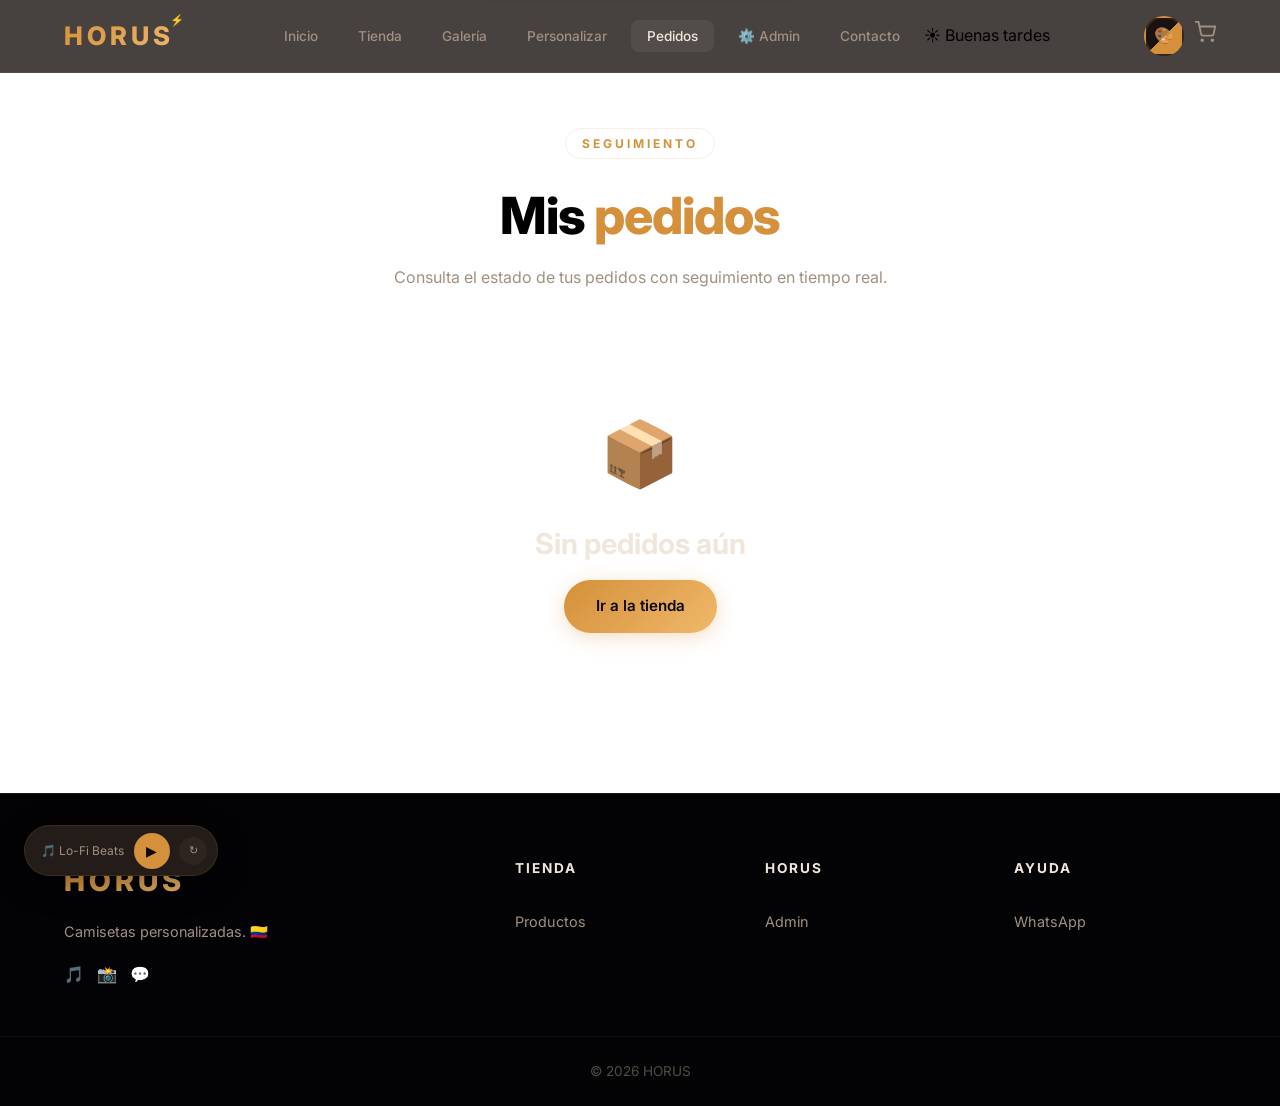
<file: pages/orders.html>
<!DOCTYPE html>
<html lang="es"><head>
<meta charset="UTF-8"/><meta name="viewport" content="width=device-width,initial-scale=1.0"/>
<title>Mis Pedidos — HORUS</title>
<link rel="stylesheet" href="/css/style.css"/>
<link href="https://fonts.googleapis.com/css2?family=Inter:wght@300;400;500;600;700;800&display=swap" rel="stylesheet"/>
</head><body>
<nav class="navbar"><div class="container nav-inner">
<a href="/" class="logo">HORUS</a>
<ul class="nav-links" id="navLinks">
<li><a href="/">Inicio</a></li><li><a href="/pages/shop.html">Tienda</a></li><li><a href="/pages/gallery.html">Galería</a></li><li><a href="/pages/customize.html">Personalizar</a></li><li><a href="/pages/orders.html" class="active">Pedidos</a></li><li><a href="/pages/admin.html">⚙️ Admin</a></li><li><a href="/pages/contact.html">Contacto</a></li>
<li><span class="time-indicator" id="timeIndicator">🌅</span></li></ul>
<div class="nav-actions">
<div class="color-picker-wrapper">
<div class="color-picker-trigger" id="colorPickerTrigger" title="Personalizar tema"></div>
<div class="color-picker-dropdown" id="colorPickerDropdown">
<label>🌙/☀️ Tema manual</label>
<div style="display:flex;gap:.5rem">
<button class="theme-toggle" id="themeToggleBtn" style="font-size:1.3rem;width:44px;height:44px" title="Alternar modo">☀️</button>
</div>
<label>Tono dorado</label>
<input type="color" id="goldColorPicker" value="#d4a853">
<label>Fondo</label>
<input type="color" id="bgColorPicker" value="#050508">
<label>Presets rápidos</label>
<div class="color-presets">
<div class="color-preset active" data-gold="#d4a853" data-bg="#050508" style="background:linear-gradient(135deg,#050508 50%,#d4a853 50%)" title="Clásico"></div>
<div class="color-preset" data-gold="#e8b84b" data-bg="#f7f3e9" style="background:linear-gradient(135deg,#f7f3e9 50%,#e8b84b 50%)" title="Mañana"></div>
<div class="color-preset" data-gold="#d4903a" data-bg="#1a1210" style="background:linear-gradient(135deg,#1a1210 50%,#d4903a 50%)" title="Tarde"></div>
<div class="color-preset" data-gold="#00d4ff" data-bg="#0a0015" style="background:linear-gradient(135deg,#0a0015 50%,#00d4ff 50%)" title="Neon"></div>
<div class="color-preset" data-gold="#ff6b6b" data-bg="#1a0000" style="background:linear-gradient(135deg,#1a0000 50%,#ff6b6b 50%)" title="Fuego"></div>
</div>
<div class="theme-mode-label" id="themeModeLabel">🌙 Noche</div>
<button class="reset-theme-btn" id="resetThemeBtn">↺ Restaurar</button>
</div></div>
<a href="/pages/cart.html" class="cart-icon"><svg width="22" height="22" viewBox="0 0 24 24" fill="none" stroke="currentColor" stroke-width="2"><circle cx="9" cy="21" r="1"/><circle cx="20" cy="21" r="1"/><path d="M1 1h4l2.68 13.39a2 2 0 0 0 2 1.61h9.72a2 2 0 0 0 2-1.61L23 6H6"/></svg><span class="cart-badge" id="cartBadge">0</span></a>
<button class="hamburger" id="hamburger" aria-label="Menú">☰</button>
</div></div></nav>
<section class="page-header"><div class="container"><span class="section-label">Seguimiento</span><h1>Mis <span class="accent">pedidos</span></h1><p>Consulta el estado de tus pedidos con seguimiento en tiempo real.</p></div></section>
<section class="section" style="padding-top:0"><div class="container" id="ordersContainer">
<div class="cart-empty"><div style="font-size:4rem;margin-bottom:1rem">📦</div><h2>Sin pedidos aún</h2><p style="margin-bottom:2rem">Todos tus pedidos aparecerán aquí.</p><a href="/pages/shop.html" class="btn btn-primary">Ir a la tienda</a></div></div></section>
<footer class="footer"><div class="container footer-inner">
<div class="footer-brand"><span class="logo">HORUS</span><p>Camisetas personalizadas. 🇨🇴</p><div class="footer-social-row"><a href="https://www.tiktok.com/@horus_histori" target="_blank" class="btn-icon">🎵</a><a href="https://www.instagram.com/horus_histori/" target="_blank" class="btn-icon">📸</a><a href="https://wa.me/573217430543" target="_blank" class="btn-icon">💬</a></div></div>
<div class="footer-column"><h4>Tienda</h4><a href="/pages/shop.html">Productos</a></div>
<div class="footer-column"><h4>HORUS</h4><a href="/pages/admin.html">Admin</a></div>
<div class="footer-column"><h4>Ayuda</h4><a href="https://wa.me/573217430543" target="_blank">WhatsApp</a></div>
</div><div class="footer-bottom"><p>&copy; 2026 HORUS</p></div></footer>
<script src="/js/app.js"></script><script>const ti=document.getElementById('timeIndicator');if(ti)ti.textContent=getTimeModeLabel().icon+' '+getTimeModeLabel().text</script>
</body></html>
</file>
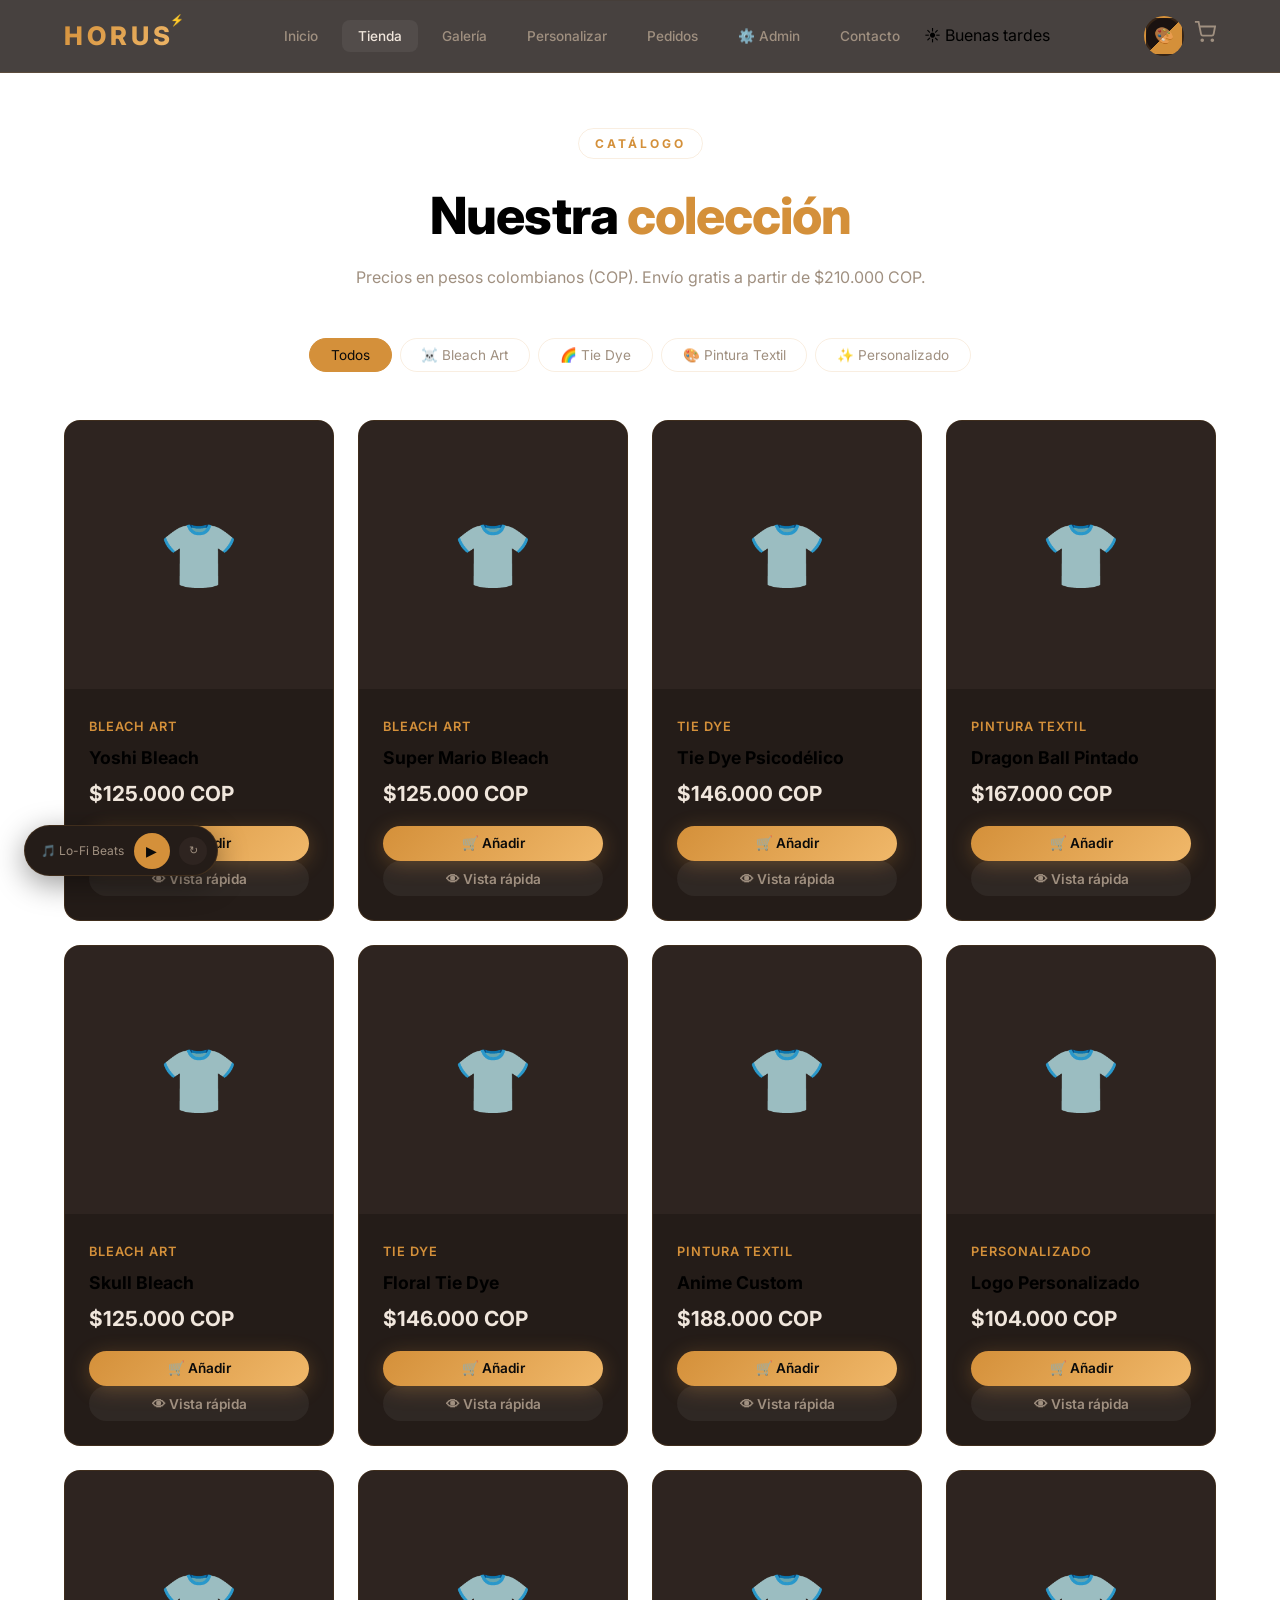
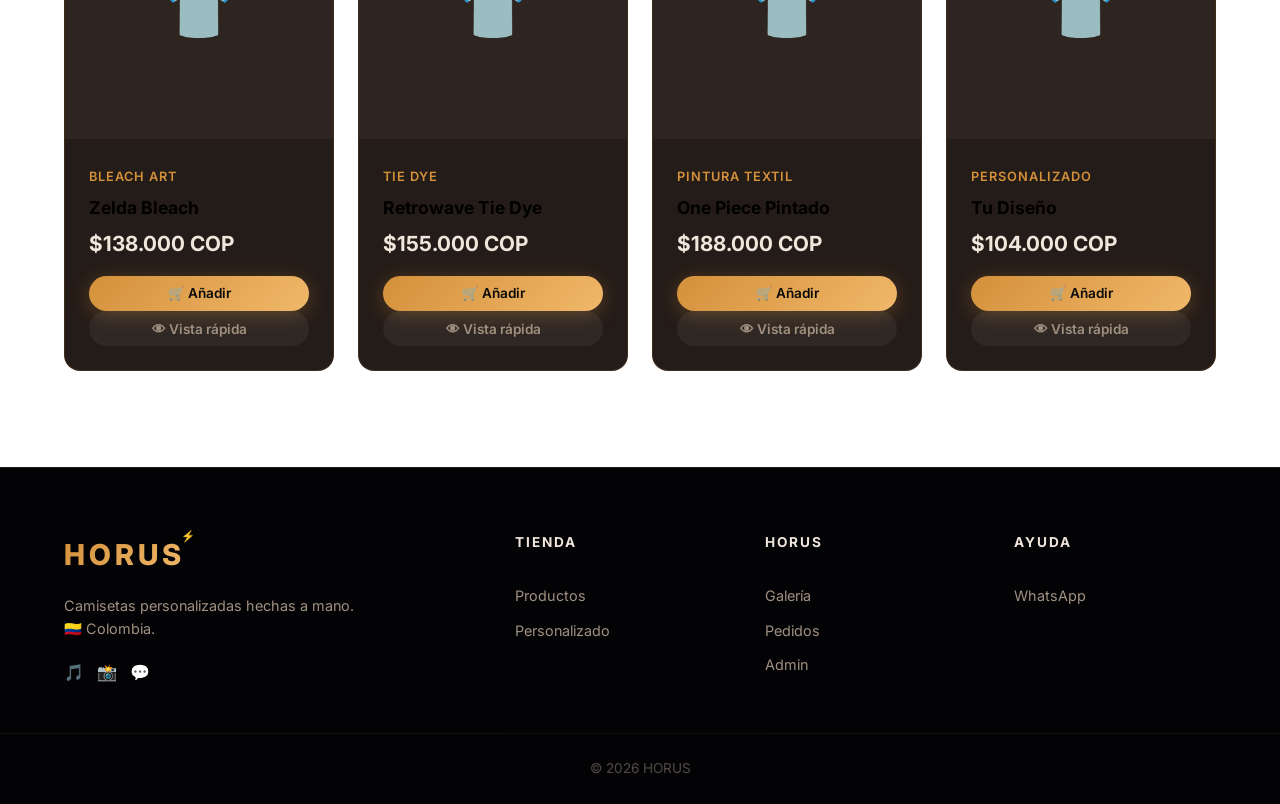
<file: pages/shop.html>
<!DOCTYPE html>
<html lang="es"><head>
<meta charset="UTF-8"/><meta name="viewport" content="width=device-width,initial-scale=1.0"/>
<title>Tienda — HORUS Colombia</title>
<link rel="stylesheet" href="/css/style.css"/>
<link href="https://fonts.googleapis.com/css2?family=Inter:wght@300;400;500;600;700;800&display=swap" rel="stylesheet"/>
</head><body>
<nav class="navbar"><div class="container nav-inner">
<a href="/" class="logo">HORUS</a>
<ul class="nav-links" id="navLinks">
<li><a href="/">Inicio</a></li><li><a href="/pages/shop.html" class="active">Tienda</a></li><li><a href="/pages/gallery.html">Galería</a></li><li><a href="/pages/customize.html">Personalizar</a></li><li><a href="/pages/orders.html">Pedidos</a></li><li><a href="/pages/admin.html">⚙️ Admin</a></li><li><a href="/pages/contact.html">Contacto</a></li>
<li><span class="time-indicator" id="timeIndicator">🌅</span></li></ul>
<div class="nav-actions">
<div class="color-picker-wrapper">
<div class="color-picker-trigger" id="colorPickerTrigger" title="Personalizar tema"></div>
<div class="color-picker-dropdown" id="colorPickerDropdown">
<label>🌙/☀️ Tema manual</label>
<div style="display:flex;gap:.5rem">
<button class="theme-toggle" id="themeToggleBtn" style="font-size:1.3rem;width:44px;height:44px" title="Alternar modo">☀️</button>
</div>
<label>Tono dorado</label>
<input type="color" id="goldColorPicker" value="#d4a853">
<label>Fondo</label>
<input type="color" id="bgColorPicker" value="#050508">
<label>Presets rápidos</label>
<div class="color-presets">
<div class="color-preset active" data-gold="#d4a853" data-bg="#050508" style="background:linear-gradient(135deg,#050508 50%,#d4a853 50%)" title="Clásico"></div>
<div class="color-preset" data-gold="#e8b84b" data-bg="#f7f3e9" style="background:linear-gradient(135deg,#f7f3e9 50%,#e8b84b 50%)" title="Mañana"></div>
<div class="color-preset" data-gold="#d4903a" data-bg="#1a1210" style="background:linear-gradient(135deg,#1a1210 50%,#d4903a 50%)" title="Tarde"></div>
<div class="color-preset" data-gold="#00d4ff" data-bg="#0a0015" style="background:linear-gradient(135deg,#0a0015 50%,#00d4ff 50%)" title="Neon"></div>
<div class="color-preset" data-gold="#ff6b6b" data-bg="#1a0000" style="background:linear-gradient(135deg,#1a0000 50%,#ff6b6b 50%)" title="Fuego"></div>
</div>
<div class="theme-mode-label" id="themeModeLabel">🌙 Noche</div>
<button class="reset-theme-btn" id="resetThemeBtn">↺ Restaurar</button>
</div></div>
<a href="/pages/cart.html" class="cart-icon"><svg width="22" height="22" viewBox="0 0 24 24" fill="none" stroke="currentColor" stroke-width="2"><circle cx="9" cy="21" r="1"/><circle cx="20" cy="21" r="1"/><path d="M1 1h4l2.68 13.39a2 2 0 0 0 2 1.61h9.72a2 2 0 0 0 2-1.61L23 6H6"/></svg><span class="cart-badge" id="cartBadge">0</span></a>
<button class="hamburger" id="hamburger" aria-label="Menú">☰</button>
</div></div></nav>
<section class="page-header"><div class="container"><span class="section-label">Catálogo</span><h1>Nuestra <span class="accent">colección</span></h1><p>Precios en pesos colombianos (COP). Envío gratis a partir de $210.000 COP.</p></div></section>
<section class="section" style="padding-top:0"><div class="container">
<div class="shop-filters">
<button class="filter-btn active" data-filter="all">Todos</button>
<button class="filter-btn" data-filter="bleach">☠️ Bleach Art</button>
<button class="filter-btn" data-filter="tiedye">🌈 Tie Dye</button>
<button class="filter-btn" data-filter="pintura">🎨 Pintura Textil</button>
<button class="filter-btn" data-filter="personalizado">✨ Personalizado</button>
</div>
<div class="products-grid" id="productsGrid"></div>
</div></section>
<footer class="footer"><div class="container footer-inner">
<div class="footer-brand"><span class="logo">HORUS</span><p>Camisetas personalizadas hechas a mano. 🇨🇴 Colombia.</p><div class="footer-social-row"><a href="https://www.tiktok.com/@horus_histori" target="_blank" class="btn-icon">🎵</a><a href="https://www.instagram.com/horus_histori/" target="_blank" class="btn-icon">📸</a><a href="https://wa.me/573217430543" target="_blank" class="btn-icon">💬</a></div></div>
<div class="footer-column"><h4>Tienda</h4><a href="/pages/shop.html">Productos</a><a href="/pages/customize.html">Personalizado</a></div>
<div class="footer-column"><h4>HORUS</h4><a href="/pages/gallery.html">Galería</a><a href="/pages/orders.html">Pedidos</a><a href="/pages/admin.html">Admin</a></div>
<div class="footer-column"><h4>Ayuda</h4><a href="https://wa.me/573217430543" target="_blank">WhatsApp</a></div>
</div><div class="footer-bottom"><p>&copy; 2026 HORUS</p></div></footer>
<script src="/js/app.js"></script><script>const ti=document.getElementById('timeIndicator');if(ti)ti.textContent=getTimeModeLabel().icon+' '+getTimeModeLabel().text</script>
</body></html>
</file>
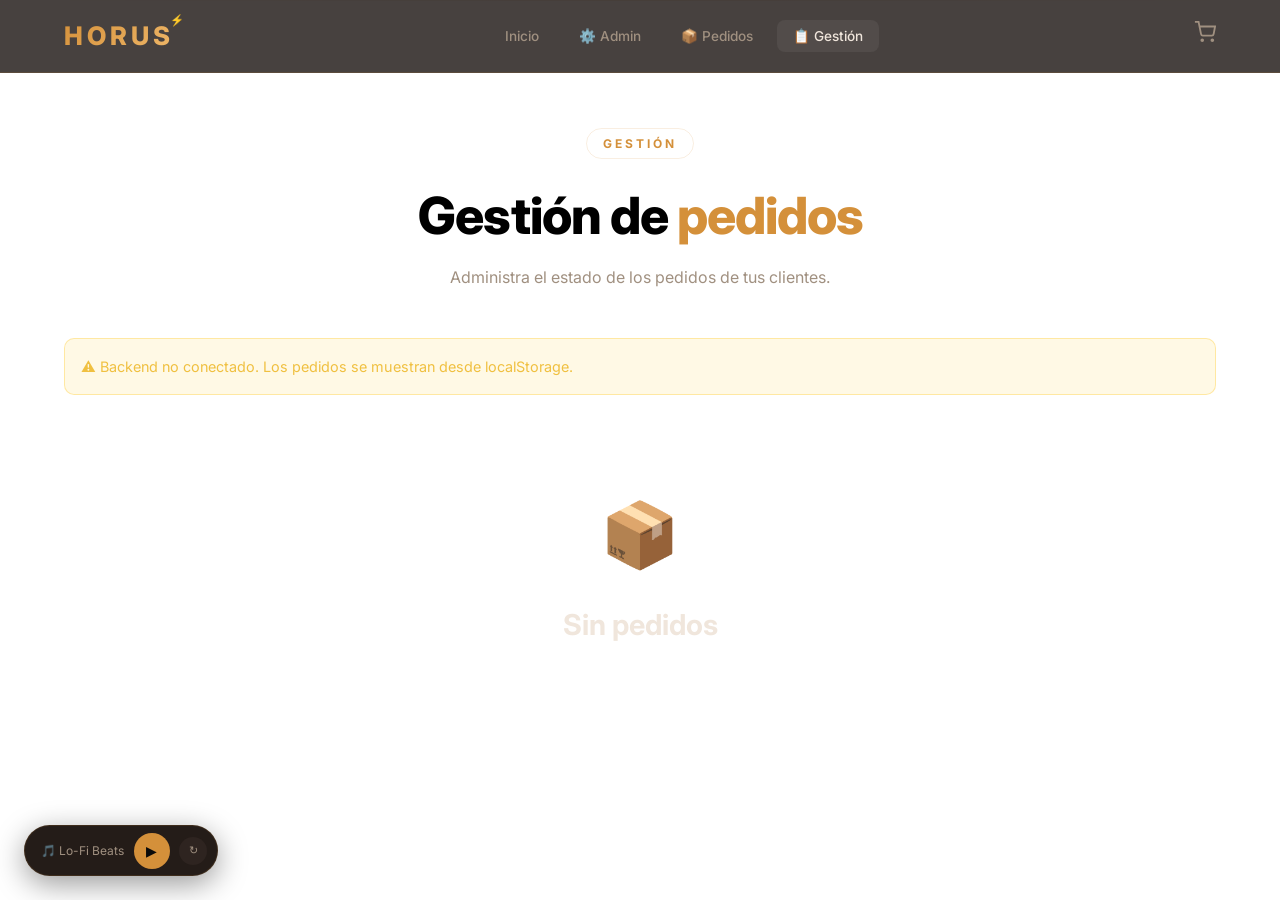
<file: pages/admin/pedidos.html>
<!DOCTYPE html>
<html lang="es">
<head><meta charset="UTF-8"/><meta name="viewport" content="width=device-width,initial-scale=1.0"/>
<title>Pedidos — Admin HORUS</title>
<link rel="stylesheet" href="/css/style.css"/>
<link href="https://fonts.googleapis.com/css2?family=Inter:wght@300;400;500;600;700;800&display=swap" rel="stylesheet"/>
</head>
<body>

<nav class="navbar"><div class="container nav-inner">
<a href="/" class="logo">HORUS</a>
<ul class="nav-links" id="navLinks">
<li><a href="/">Inicio</a></li>
<li><a href="/pages/admin.html">⚙️ Admin</a></li>
<li><a href="/pages/orders.html">📦 Pedidos</a></li>
<li><a href="/pages/admin/pedidos.html" class="active">📋 Gestión</a></li>
</ul>
<div class="nav-actions">
<a href="/pages/cart.html" class="cart-icon"><svg width="22" height="22" viewBox="0 0 24 24" fill="none" stroke="currentColor" stroke-width="2"><circle cx="9" cy="21" r="1"/><circle cx="20" cy="21" r="1"/><path d="M1 1h4l2.68 13.39a2 2 0 0 0 2 1.61h9.72a2 2 0 0 0 2-1.61L23 6H6"/></svg></a>
<button class="hamburger" id="hamburger" aria-label="Menú">☰</button>
</div></div></nav>

<section class="page-header"><div class="container">
<span class="section-label">Gestión</span>
<h1>Gestión de <span class="accent">pedidos</span></h1>
<p>Administra el estado de los pedidos de tus clientes.</p>
</div></section>

<section class="section" style="padding-top:0"><div class="container">
<div id="backendStatus" style="display:none;padding:1rem;border-radius:var(--radius-sm);margin-bottom:1.5rem;background:rgba(255,193,7,.1);border:1px solid rgba(255,193,7,.3);color:#f0c040;font-size:.9rem">⚠️ Backend no conectado. Los pedidos se muestran desde localStorage.</div>
<div id="ordersAdminContainer"></div>
</div></section>

<script src="/js/app.js"></script>
<script>
function loadOrders(){
  const container=document.getElementById('ordersAdminContainer')
  const statusMsg=document.getElementById('backendStatus')
  
  fetch('/api/orders.php')
    .then(r=>r.json())
    .then(orders=>{
      statusMsg.style.display='none'
      renderOrdersAdmin(orders,true)
    })
    .catch(()=>{
      statusMsg.style.display='block'
      const localOrders=JSON.parse(localStorage.getItem('horus_orders')||'[]')
      renderOrdersAdmin(localOrders,false)
    })
}

function renderOrdersAdmin(orders,isBackend){
  const container=document.getElementById('ordersAdminContainer')
  if(!orders.length){
    container.innerHTML='<div class="cart-empty"><div style="font-size:4rem;margin-bottom:1rem">📦</div><h2>Sin pedidos</h2></div>'
    return
  }
  const sl={pending:'⏳ Pendiente',processing:'⚙️ Procesando',shipped:'📦 Enviado',delivered:'✅ Entregado'}
  container.innerHTML=`
    <div style="overflow-x:auto">
    <table class="orders-table">
      <thead><tr><th>Pedido</th><th>Cliente</th><th>Total</th><th>Estado</th><th>Acción</th></tr></thead>
      <tbody>
      ${orders.map(o=>`<tr>
        <td><strong>#${o.id||o.id_pedido}</strong><br><small style="color:var(--text-muted)">${new Date(o.date||o.created_at).toLocaleDateString('es')}</small></td>
        <td>${o.customer?.name||o.customer_name||'—'}<br><small style="color:var(--text-muted)">${o.customer?.whatsapp||o.customer_whatsapp||''}</small></td>
        <td><strong>${formatCOP(o.total)}</strong></td>
        <td><span class="order-status ${o.status}" id="status-${o.id}">${sl[o.status]||o.status}</span></td>
        <td>
          <select class="status-select" data-order-id="${o.id}" style="padding:.3rem .6rem;border-radius:50px;border:1px solid var(--border);background:var(--bg-card);color:var(--text);font-family:inherit;font-size:.8rem"
            onchange="updateStatus('${o.id}',this.value,${isBackend})">
            <option value="pending" ${o.status==='pending'?'selected':''}>⏳ Pendiente</option>
            <option value="processing" ${o.status==='processing'?'selected':''}>⚙️ Procesando</option>
            <option value="shipped" ${o.status==='shipped'?'selected':''}>📦 Enviado</option>
            <option value="delivered" ${o.status==='delivered'?'selected':''}>✅ Entregado</option>
          </select>
        </td>
      </tr>`).join('')}
      </tbody>
    </table></div>`
}

function updateStatus(id,status,isBackend){
  if(isBackend){
    fetch('/api/orders.php?id='+id,{
      method:'PUT',
      headers:{'Content-Type':'application/json'},
      body:JSON.stringify({status})
    }).then(r=>r.json()).then(()=>{
      document.getElementById('status-'+id).textContent={pending:'⏳ Pendiente',processing:'⚙️ Procesando',shipped:'📦 Enviado',delivered:'✅ Entregado'}[status]
      document.getElementById('status-'+id).className='order-status '+status
      showToast('✅ Estado actualizado')
    })
  } else {
    // localStorage mode — update locally
    const orders=JSON.parse(localStorage.getItem('horus_orders')||'[]')
    const o=orders.find(x=>x.id===id)
    if(o){o.status=status;localStorage.setItem('horus_orders',JSON.stringify(orders))}
    document.getElementById('status-'+id).textContent={pending:'⏳ Pendiente',processing:'⚙️ Procesando',shipped:'📦 Enviado',delivered:'✅ Entregado'}[status]
    document.getElementById('status-'+id).className='order-status '+status
    showToast('✅ Estado actualizado (local)')
  }
}

document.addEventListener('DOMContentLoaded',loadOrders)
</script>
</body></html>
</file>
<file: css/style.css>
/* ============================================
   HORUS PRO — Impact Visual System + Admin
   ============================================ */

/* --- RESET --- */
*,*::before,*::after{margin:0;padding:0;box-sizing:border-box}
html{scroll-behavior:smooth}
body{font-family:Inter,sans-serif;line-height:1.6;overflow-x:hidden;transition:background .6s,color .6s}
a{text-decoration:none;color:inherit}
ul{list-style:none}
img{max-width:100%;display:block}

/* --- THEME VARIABLES --- */
body{--gold:#d4a853;--gold-light:#e8c88a;--gold-glow:rgba(212,168,83,.25);--bg:#050508;--bg-card:#0c0c14;--bg-elevated:#11111d;--border:rgba(212,168,83,.12);--text:#e8e8e8;--text-muted:#777;--radius:16px;--radius-sm:10px;--trans:.5s cubic-bezier(.22,1,.36,1)}
body.mode-morning{--gold:#e8b84b;--gold-light:#f5d88a;--gold-glow:rgba(232,184,75,.25);--bg:#f7f3e9;--bg-card:#fefcf7;--bg-elevated:#f5efe3;--border:rgba(200,160,60,.15);--text:#2c2416;--text-muted:#7a6e5a;--hero-start:#f7f3e9;--hero-mid:#f0e4cc;--hero-end:#e8d4a8}
body.mode-afternoon{--gold:#d4903a;--gold-light:#f0b86a;--gold-glow:rgba(212,144,58,.3);--bg:#1a1210;--bg-card:#241c18;--bg-elevated:#2e2420;--border:rgba(212,144,58,.15);--text:#f0e6dc;--text-muted:#a09080;--hero-start:#1a1210;--hero-mid:#2a1a10;--hero-end:#3a2010}
body.mode-night{--gold:#d4a853;--gold-light:#e8c88a;--gold-glow:rgba(212,168,83,.25);--bg:#050508;--bg-card:#0c0c14;--bg-elevated:#11111d;--border:rgba(212,168,83,.12);--text:#e8e8e8;--text-muted:#777;--hero-start:#050508;--hero-mid:#0a0a18;--hero-end:#0f3460}

.container{max-width:1200px;margin:0 auto;padding:0 1.5rem}
.section{padding:6rem 0}
.accent{color:var(--gold)}
.text-muted{color:var(--text-muted)}

/* --- BUTTONS --- */
.btn{display:inline-flex;align-items:center;gap:.6rem;padding:.9rem 2rem;border-radius:50px;font-weight:600;font-size:.95rem;cursor:pointer;transition:all var(--trans);border:none;font-family:inherit;white-space:nowrap;text-decoration:none}
.btn-primary{background:linear-gradient(135deg,var(--gold),var(--gold-light));color:#0a0a0a;box-shadow:0 4px 20px var(--gold-glow)}
.btn-primary:hover{transform:translateY(-3px);box-shadow:0 8px 35px var(--gold-glow)}
.btn-outline{background:transparent;color:var(--text);border:1.5px solid var(--border)}
.btn-outline:hover{border-color:var(--gold);color:var(--gold);transform:translateY(-2px)}
.btn-ghost{background:rgba(255,255,255,.05);color:var(--text-muted)}
.btn-ghost:hover{background:rgba(255,255,255,.08);color:var(--text)}
.btn-sm{padding:.6rem 1.2rem;font-size:.85rem}
.btn-block{width:100%;justify-content:center}

/* --- NAVBAR --- */
.navbar{position:fixed;top:0;left:0;width:100%;z-index:1000;background:rgba(from var(--bg) r g b/.8);backdrop-filter:blur(16px);-webkit-backdrop-filter:blur(16px);border-bottom:1px solid var(--border);transition:background var(--trans)}
.nav-inner{display:flex;align-items:center;justify-content:space-between;height:72px}
.logo{font-size:1.6rem;font-weight:800;letter-spacing:4px;background:linear-gradient(135deg,var(--gold),var(--gold-light));-webkit-background-clip:text;-webkit-text-fill-color:transparent;background-clip:text;position:relative}
.logo::after{content:'⚡';font-size:.7rem;position:absolute;top:-4px;right:-14px;-webkit-text-fill-color:initial}
.nav-links{display:flex;gap:.5rem;align-items:center}
.nav-links a{padding:.5rem 1rem;border-radius:8px;font-size:.85rem;font-weight:500;color:var(--text-muted);transition:all .3s}
.nav-links a:hover,.nav-links a.active{color:var(--text);background:rgba(255,255,255,.06)}
.nav-actions{display:flex;align-items:center;gap:.6rem}
.theme-toggle{position:relative;width:40px;height:40px;border-radius:50%;border:1px solid var(--border);background:var(--bg-card);color:var(--text);cursor:pointer;display:flex;align-items:center;justify-content:center;font-size:1.1rem;transition:all .3s;flex-shrink:0}
.theme-toggle:hover{border-color:var(--gold);color:var(--gold)}
.color-picker-wrapper{position:relative}
.color-picker-trigger{width:40px;height:40px;border-radius:50%;border:2px solid var(--border);cursor:pointer;transition:all .3s;flex-shrink:0;overflow:hidden;background:linear-gradient(135deg,var(--bg) 50%,var(--gold) 50%);box-shadow:0 0 0 0 var(--gold-glow);position:relative}
.color-picker-trigger::after{content:'🎨';position:absolute;inset:0;display:flex;align-items:center;justify-content:center;font-size:1rem;opacity:.7}
.color-picker-trigger:hover{border-color:var(--gold);transform:scale(1.1);box-shadow:0 0 16px var(--gold-glow)}
.color-picker-dropdown{position:fixed;top:72px;right:1rem;background:var(--bg-card);border:1px solid var(--border);border-radius:var(--radius);padding:1.25rem;z-index:9999;display:none;flex-direction:column;gap:.6rem;min-width:220px;box-shadow:0 20px 60px rgba(0,0,0,.75)}
.color-picker-dropdown.open{display:flex}
.color-picker-dropdown input[type="color"]{width:100%;height:44px;border:none;border-radius:var(--radius-sm);cursor:pointer;background:none;padding:0}
.color-picker-dropdown label{font-size:.75rem;color:var(--text-muted);font-weight:600;text-transform:uppercase;letter-spacing:1px}
.color-presets{display:grid;grid-template-columns:repeat(5,1fr);gap:.4rem}
.color-preset{width:100%;aspect-ratio:1;border-radius:50%;border:2px solid transparent;cursor:pointer;transition:all .2s}
.color-preset:hover{transform:scale(1.15)}
.color-preset.active{border-color:var(--gold)}
.theme-mode-label{font-size:.75rem;color:var(--text-muted);text-align:center;padding:.3rem 0;font-weight:500}
.reset-theme-btn{font-size:.75rem;color:var(--text-muted);background:none;border:1px solid var(--border);border-radius:50px;padding:.3rem .8rem;cursor:pointer;font-family:inherit;transition:all .3s;width:100%;text-align:center}
.reset-theme-btn:hover{color:var(--gold);border-color:var(--gold)}
.cart-icon{position:relative;color:var(--text-muted);transition:color .3s}
.cart-icon:hover{color:var(--gold)}
.cart-badge{position:absolute;top:-8px;right:-10px;background:var(--gold);color:#0a0a0a;font-size:.65rem;font-weight:800;width:20px;height:20px;border-radius:50%;display:flex;align-items:center;justify-content:center}
.hamburger{display:none;background:none;border:none;color:var(--text);font-size:1.5rem;cursor:pointer}

/* =============================================
   HERO IMPACTANTE CON PARTÍCULAS
   ============================================= */
.hero{min-height:100vh;display:flex;align-items:center;position:relative;overflow:hidden}
#particles-canvas{position:absolute;inset:0;z-index:1;pointer-events:none}
.hero-bg{position:absolute;inset:0;background:radial-gradient(ellipse at 20% 50%,var(--gold-glow) 0%,transparent 60%),radial-gradient(ellipse at 80% 20%,color-mix(in srgb,var(--gold) 10%,transparent) 0%,transparent 50%),radial-gradient(ellipse at 50% 80%,var(--hero-end) 0%,transparent 50%);z-index:0}
.hero-grid-bg{position:absolute;inset:0;background-image:linear-gradient(color-mix(in srgb,var(--gold) 5%,transparent) 1px,transparent 1px),linear-gradient(90deg,color-mix(in srgb,var(--gold) 5%,transparent) 1px,transparent 1px);background-size:60px 60px;z-index:0}
.hero-content{position:relative;z-index:2;max-width:720px;padding:4rem 0}
.hero-flash{display:inline-flex;align-items:center;gap:.5rem;font-size:.8rem;font-weight:600;color:var(--gold);background:color-mix(in srgb,var(--gold) 12%,transparent);border:1px solid color-mix(in srgb,var(--gold) 20%,transparent);padding:.4rem 1rem;border-radius:50px;margin-bottom:2rem;animation:pulse-glow 2s ease-in-out infinite}
@keyframes pulse-glow{0%,100%{box-shadow:0 0 0 0 transparent}50%{box-shadow:0 0 20px var(--gold-glow)}}
.hero-title{font-size:4.5rem;font-weight:800;line-height:1.05;letter-spacing:-2px;margin-bottom:1.5rem}
.hero-title .gradient-text{background:linear-gradient(135deg,var(--gold),var(--gold-light),var(--text));-webkit-background-clip:text;-webkit-text-fill-color:transparent;background-clip:text;background-size:200% auto;animation:gradient-shift 4s ease infinite}
@keyframes gradient-shift{0%,100%{background-position:0 50%}50%{background-position:100% 50%}}
.hero-sub{font-size:1.15rem;color:var(--text-muted);max-width:540px;line-height:1.8;margin-bottom:2.5rem}
.hero-actions{display:flex;gap:1rem;flex-wrap:wrap;align-items:center}
.hero-stats{display:flex;gap:3rem;margin-top:3.5rem;padding-top:2rem;border-top:1px solid var(--border)}
.hero-stat h3{font-size:1.8rem;font-weight:800;color:var(--text)}
.hero-stat p{font-size:.85rem;color:var(--text-muted)}
.hero-stat .count-up{color:var(--gold)}

/* =============================================
   SLIDER 3D DE PRODUCTOS (IMPACTANTE)
   ============================================= */
.slider-section{position:relative;overflow:hidden;background:var(--bg)}
.slider-container{position:relative;height:520px;perspective:1200px;margin:3rem 0}
.slider-stage{position:absolute;width:100%;height:100%;display:flex;align-items:center;justify-content:center;transform-style:preserve-3d}
.slider-card{position:absolute;width:320px;background:var(--bg-card);border:1px solid var(--border);border-radius:var(--radius);overflow:hidden;cursor:pointer;transition:all .6s cubic-bezier(.22,1,.36,1);backface-visibility:hidden;box-shadow:0 20px 60px rgba(0,0,0,.4)}
.slider-card .slider-img{height:260px;background:var(--bg-elevated);display:flex;align-items:center;justify-content:center;font-size:5rem;position:relative;overflow:hidden}
.slider-card .slider-img::after{content:'';position:absolute;inset:0;background:linear-gradient(to top,rgba(0,0,0,.5),transparent 40%);opacity:0;transition:opacity .4s}
.slider-card:hover .slider-img::after{opacity:1}
.slider-card .slider-body{padding:1.5rem}
.slider-card .slider-body h3{font-size:1.15rem;font-weight:700}
.slider-card .slider-body .slider-type{font-size:.8rem;color:var(--gold);text-transform:uppercase;letter-spacing:1px;font-weight:600}
.slider-card .slider-body .slider-price{font-size:1.4rem;font-weight:800;color:var(--text);margin-top:.3rem}
.slider-card .slider-body .slider-price span{font-size:.9rem;color:var(--text-muted);font-weight:400}
.slider-card.active{transform:translateX(0) scale(1) rotateY(0deg);opacity:1;z-index:10;filter:brightness(1)}
.slider-card.left{transform:translateX(-340px) scale(.85) rotateY(15deg);opacity:.5;z-index:5;filter:brightness(.6)}
.slider-card.right{transform:translateX(340px) scale(.85) rotateY(-15deg);opacity:.5;z-index:5;filter:brightness(.6)}
.slider-card.far-left{transform:translateX(-580px) scale(.65) rotateY(25deg);opacity:.2;z-index:1;filter:brightness(.4);pointer-events:none}
.slider-card.far-right{transform:translateX(580px) scale(.65) rotateY(-25deg);opacity:.2;z-index:1;filter:brightness(.4);pointer-events:none}
.slider-controls{display:flex;justify-content:center;gap:1rem;margin-top:2rem}
.slider-btn{width:52px;height:52px;border-radius:50%;background:var(--bg-card);border:1px solid var(--border);color:var(--text);font-size:1.3rem;cursor:pointer;transition:all .3s;display:flex;align-items:center;justify-content:center}
.slider-btn:hover{background:var(--gold);color:#0a0a0a;border-color:var(--gold);transform:scale(1.1)}
.slider-dots{display:flex;justify-content:center;gap:.5rem;margin-top:1rem}
.slider-dot{width:8px;height:8px;border-radius:50%;background:var(--border);cursor:pointer;transition:all .3s}
.slider-dot.active{background:var(--gold);width:24px;border-radius:4px}

/* =============================================
   FEATURES CON HOVER CINEMATOGRÁFICO
   ============================================= */
.features-grid{display:grid;grid-template-columns:repeat(auto-fit,minmax(260px,1fr));gap:1.2rem;margin-top:3rem}
.feature-card{background:var(--bg-card);border:1px solid var(--border);border-radius:var(--radius);padding:2rem;transition:all var(--trans);position:relative;overflow:hidden;cursor:pointer}
.feature-card::before{content:'';position:absolute;top:0;left:0;right:0;height:3px;background:linear-gradient(90deg,transparent,var(--gold),transparent);opacity:0;transition:opacity var(--trans);z-index:1}
.feature-card::after{content:'';position:absolute;top:0;left:-100%;width:100%;height:100%;background:linear-gradient(90deg,transparent,rgba(212,168,83,.03),transparent);transition:left .8s}
.feature-card:hover{transform:translateY(-6px);border-color:color-mix(in srgb,var(--gold) 30%,transparent);box-shadow:0 20px 50px rgba(0,0,0,.3)}
.feature-card:hover::before{opacity:1}
.feature-card:hover::after{left:100%}
.feature-icon{font-size:2rem;margin-bottom:1.2rem;display:block}
.feature-card h3{font-size:1.1rem;margin-bottom:.5rem}
.feature-card p{font-size:.9rem;color:var(--text-muted);line-height:1.7}

/* =============================================
   TIKTOK GALLERY CON GLOW
   ============================================= */
.tiktok-grid{display:grid;grid-template-columns:repeat(3,1fr);gap:1rem;margin-top:3rem}
.tiktok-card{border-radius:var(--radius);overflow:hidden;aspect-ratio:9/16;background:var(--bg);border:1px solid var(--border);position:relative;cursor:pointer;transition:all var(--trans)}
.tiktok-card:hover{transform:scale(1.03) translateY(-4px);border-color:color-mix(in srgb,var(--gold) 30%,transparent);box-shadow:0 20px 50px var(--gold-glow)}
.tiktok-card-inner{width:100%;height:100%;display:flex;flex-direction:column;align-items:center;justify-content:center;padding:1.5rem;text-align:center}
.tiktok-card-play{width:56px;height:56px;border-radius:50%;background:color-mix(in srgb,var(--gold) 15%,transparent);border:2px solid color-mix(in srgb,var(--gold) 30%,transparent);display:flex;align-items:center;justify-content:center;font-size:1.5rem;margin-bottom:1rem;transition:all var(--trans)}
.tiktok-card:hover .tiktok-card-play{background:var(--gold);border-color:var(--gold);transform:scale(1.1)}
.tiktok-card-label{color:var(--text);font-weight:600;font-size:.9rem}
.tiktok-card-sub{color:var(--text-muted);font-size:.8rem;margin-top:.3rem}

/* =============================================
   SECTION LABEL / TITLE
   ============================================= */
.section-label{display:inline-block;font-size:.75rem;font-weight:700;text-transform:uppercase;letter-spacing:3px;color:var(--gold);margin-bottom:1rem;border:1px solid var(--border);padding:.3rem 1rem;border-radius:50px}
.section-title{font-size:2.8rem;font-weight:800;letter-spacing:-1px;line-height:1.15;margin-bottom:1rem}
.section-sub{color:var(--text-muted);font-size:1.1rem;max-width:600px}

/* =============================================
   ADMIN PANEL
   ============================================= */
.admin-layout{display:grid;grid-template-columns:1fr 1fr;gap:2rem;align-items:start}
.admin-form{background:var(--bg-card);border:1px solid var(--border);border-radius:var(--radius);padding:2rem}
.admin-form h2{font-size:1.3rem;margin-bottom:1.5rem;display:flex;align-items:center;gap:.5rem}
.admin-products{background:var(--bg-card);border:1px solid var(--border);border-radius:var(--radius);padding:2rem;max-height:600px;overflow-y:auto}
.admin-products h2{font-size:1.3rem;margin-bottom:1.5rem}
.admin-product-item{display:flex;justify-content:space-between;align-items:center;padding:.8rem 0;border-bottom:1px solid var(--border)}
.admin-product-item:last-child{border-bottom:none}
.admin-product-item .admin-p-info{flex:1}
.admin-product-item .admin-p-info h4{font-size:.95rem}
.admin-product-item .admin-p-info p{font-size:.8rem;color:var(--text-muted)}
.admin-product-item .admin-p-actions{display:flex;gap:.5rem}
.admin-btn-sm{padding:.3rem .8rem;border-radius:8px;border:1px solid var(--border);background:transparent;color:var(--text-muted);cursor:pointer;font-size:.8rem;transition:all .3s;font-family:inherit}
.admin-btn-sm:hover{border-color:var(--gold);color:var(--gold);background:color-mix(in srgb,var(--gold) 10%,transparent)}
.admin-btn-danger:hover{border-color:#e74c3c;color:#e74c3c;background:rgba(231,76,60,.1)}
.form-group{margin-bottom:1.2rem}
.form-group label{display:block;font-size:.85rem;color:var(--text);opacity:.7;margin-bottom:.5rem;font-weight:500}
.form-group input,.form-group select,.form-group textarea{width:100%;padding:.8rem 1rem;background:rgba(255,255,255,.04);border:1px solid var(--border);border-radius:var(--radius-sm);color:var(--text);font-size:.95rem;font-family:inherit;transition:border-color .3s}
.form-group input:focus,.form-group select:focus,.form-group textarea:focus{outline:none;border-color:var(--gold)}
.form-group textarea{min-height:80px;resize:vertical}
.form-row{display:grid;grid-template-columns:1fr 1fr;gap:1rem}

/* =============================================
   SHOP / CART / CUSTOMIZE / CHECKOUT / ORDERS
   ============================================= */
.page-header{padding:8rem 0 3rem;text-align:center;position:relative}
.page-header::before{content:'';position:absolute;top:0;left:0;right:0;height:1px;background:linear-gradient(90deg,transparent,var(--gold),transparent);opacity:.3}
.page-header h1{font-size:3.2rem;font-weight:800;letter-spacing:-1px}
.page-header p{color:var(--text-muted);margin-top:.5rem}

.shop-filters{display:flex;justify-content:center;gap:.5rem;flex-wrap:wrap;margin-bottom:3rem}
.filter-btn{padding:.5rem 1.3rem;border-radius:50px;border:1px solid var(--border);background:transparent;color:var(--text-muted);cursor:pointer;font-size:.85rem;font-family:inherit;transition:all .3s}
.filter-btn.active,.filter-btn:hover{background:var(--gold);color:#0a0a0a;border-color:var(--gold)}
.products-grid{display:grid;grid-template-columns:repeat(auto-fill,minmax(270px,1fr));gap:1.5rem}
.product-card{background:var(--bg-card);border:1px solid var(--border);border-radius:var(--radius);overflow:hidden;transition:all var(--trans)}
.product-card:hover{border-color:color-mix(in srgb,var(--gold) 30%,transparent);transform:translateY(-6px);box-shadow:0 20px 50px rgba(0,0,0,.3)}
.product-image{aspect-ratio:1;background:var(--bg-elevated);display:flex;align-items:center;justify-content:center;font-size:4rem;padding:2rem;position:relative}
.product-info{padding:1.5rem}
.product-type{color:var(--gold);font-size:.8rem;font-weight:600;text-transform:uppercase;letter-spacing:1px}
.product-info h3{font-size:1.1rem;margin:.3rem 0}
.product-price{font-size:1.3rem;font-weight:700;color:var(--text);margin-bottom:1rem}

/* Cart */
.cart-layout{display:grid;grid-template-columns:1.5fr 1fr;gap:3rem;align-items:start}
.cart-item{display:flex;gap:1.2rem;background:var(--bg-card);border:1px solid var(--border);border-radius:var(--radius);padding:1.2rem;margin-bottom:1rem}
.cart-item-image{width:90px;height:90px;border-radius:12px;background:var(--bg-elevated);flex-shrink:0;display:flex;align-items:center;justify-content:center;font-size:2rem}
.cart-item-info{flex:1}
.cart-item-info h3{font-size:1rem;font-weight:600}
.cart-item-price{font-weight:700;color:var(--gold);margin-top:.3rem}
.cart-item-actions{display:flex;align-items:center;gap:.8rem;margin-top:.8rem}
.qty-btn{width:32px;height:32px;border-radius:50%;border:1px solid var(--border);background:transparent;color:var(--text);cursor:pointer;display:flex;align-items:center;justify-content:center;transition:all .3s}
.qty-btn:hover{border-color:var(--gold);background:color-mix(in srgb,var(--gold) 10%,transparent)}
.cart-summary{background:var(--bg-card);border:1px solid var(--border);border-radius:var(--radius);padding:2rem;position:sticky;top:100px}
.cart-summary h2{font-size:1.2rem;margin-bottom:1.5rem}
.summary-row{display:flex;justify-content:space-between;margin-bottom:.8rem;color:var(--text-muted);font-size:.95rem}
.summary-row.total{border-top:1px solid var(--border);padding-top:1rem;margin-top:.8rem;color:var(--text);font-size:1.1rem;font-weight:700}
.summary-row.total span:last-child{color:var(--gold)}
.cart-summary .btn{width:100%;margin-top:1.5rem;justify-content:center}
.cart-empty{text-align:center;padding:4rem 2rem;color:var(--text-muted)}
.cart-empty h2{font-size:1.8rem;margin-bottom:.8rem;color:var(--text)}

/* Customize */
.customize-layout{display:grid;grid-template-columns:1fr 1fr;gap:3rem;align-items:start}
.customize-preview{position:sticky;top:100px;border-radius:20px;aspect-ratio:3/4;background:var(--bg-card);border:1px solid var(--border);display:flex;align-items:center;justify-content:center;overflow:hidden}
.customize-preview-content{text-align:center}
.customize-preview-content .tshirt-icon{font-size:7rem;opacity:.7}
.customize-preview-content .preview-text{color:var(--text);max-width:260px;margin:1rem auto 0;font-size:1.1rem;font-weight:600}
.tech-options{display:grid;grid-template-columns:repeat(2,1fr);gap:.7rem}
.tech-option{padding:1rem;border:1px solid var(--border);border-radius:var(--radius-sm);text-align:center;cursor:pointer;transition:all .3s;background:transparent;color:var(--text-muted);font-family:inherit;font-size:.9rem}
.tech-option:hover{border-color:color-mix(in srgb,var(--gold) 30%,transparent);color:var(--text)}
.tech-option.selected{border-color:var(--gold);background:color-mix(in srgb,var(--gold) 10%,transparent);color:var(--gold);font-weight:600}

/* Checkout */
.checkout-layout{display:grid;grid-template-columns:1.2fr .8fr;gap:3rem;align-items:start}
.checkout-section{background:var(--bg-card);border:1px solid var(--border);border-radius:var(--radius);padding:2rem;margin-bottom:1.5rem}
.checkout-section h2{font-size:1.1rem;font-weight:700;margin-bottom:1.2rem;display:flex;align-items:center;gap:.6rem}
.checkout-section h2 .step-num{width:28px;height:28px;border-radius:50%;background:var(--gold);color:#0a0a0a;display:inline-flex;align-items:center;justify-content:center;font-size:.8rem;font-weight:800}
.checkout-success{text-align:center;padding:4rem 2rem}
.checkout-success-icon{font-size:4rem;margin-bottom:1rem}
.checkout-success h2{font-size:2rem;margin-bottom:.5rem}
.checkout-success p{color:var(--text-muted);margin-bottom:2rem}

/* Orders */
.orders-table{width:100%;border-collapse:collapse}
.orders-table th{text-align:left;padding:.8rem 1rem;font-size:.8rem;text-transform:uppercase;letter-spacing:1px;color:var(--text-muted);border-bottom:1px solid var(--border)}
.orders-table td{padding:1rem;font-size:.9rem;border-bottom:1px solid var(--border)}
.orders-table tr:hover td{background:var(--bg-card)}
.order-status{display:inline-flex;align-items:center;gap:.3rem;padding:.2rem .8rem;border-radius:50px;font-size:.8rem;font-weight:600}
.order-status.pending{background:rgba(255,193,7,.15);color:#f0c040}
.order-status.processing{background:rgba(13,110,253,.15);color:#6ea8fe}
.order-status.shipped{background:rgba(13,202,240,.15);color:#6edff6}
.order-status.delivered{background:rgba(25,135,84,.15);color:#75b798}
.tracking-timeline{padding-left:2rem}
.tracking-step{position:relative;padding-bottom:2rem;padding-left:1rem}
.tracking-step::before{content:'';position:absolute;left:-1.5rem;top:.4rem;width:12px;height:12px;border-radius:50%;background:var(--bg-elevated);border:2px solid var(--border)}
.tracking-step.completed::before{background:var(--gold);border-color:var(--gold)}
.tracking-step.active::before{background:var(--gold);border-color:var(--gold);box-shadow:0 0 0 4px var(--gold-glow)}
.tracking-step::after{content:'';position:absolute;left:-1rem;top:1.2rem;bottom:0;width:2px;background:var(--border)}
.tracking-step:last-child::after{display:none}
.tracking-step h4{font-size:.95rem;margin-bottom:.2rem}
.tracking-step p{font-size:.85rem;color:var(--text-muted)}

/* Contact */
.contact-layout{display:grid;grid-template-columns:1fr 1fr;gap:3rem}
.contact-item{display:flex;align-items:center;gap:1rem;padding:1.2rem;background:var(--bg-card);border-radius:var(--radius);border:1px solid var(--border);margin-bottom:1rem}
.contact-item-icon{font-size:1.4rem;width:44px;height:44px;border-radius:12px;background:color-mix(in srgb,var(--gold) 8%,transparent);display:flex;align-items:center;justify-content:center}
.contact-item h3{font-size:1rem;margin-bottom:.15rem}
.contact-item p,.contact-item a{color:var(--text-muted);font-size:.9rem}
.contact-item a:hover{color:var(--gold)}

/* Gallery */
.gallery-grid{display:grid;grid-template-columns:repeat(3,1fr);gap:1.2rem}
.gallery-item{border-radius:var(--radius);overflow:hidden;aspect-ratio:1;background:var(--bg-card);border:1px solid var(--border);cursor:pointer;position:relative;transition:all var(--trans)}
.gallery-item:hover{transform:scale(1.03);border-color:color-mix(in srgb,var(--gold) 30%,transparent);box-shadow:0 20px 50px rgba(0,0,0,.3)}
.gallery-item-inner{width:100%;height:100%;display:flex;align-items:center;justify-content:center;font-size:3rem}
.gallery-item-overlay{position:absolute;inset:0;background:linear-gradient(to top,rgba(0,0,0,.8),transparent 50%);opacity:0;transition:opacity var(--trans);display:flex;flex-direction:column;justify-content:flex-end;padding:1.2rem}
.gallery-item:hover .gallery-item-overlay{opacity:1}
.gallery-item-overlay span{color:#fff;font-weight:600;font-size:.9rem}
.gallery-item-overlay small{color:var(--gold);font-size:.8rem}

/* Footer */
.footer{background:#030306;border-top:1px solid var(--border);padding:4rem 0 0}
.footer-inner{display:grid;grid-template-columns:2fr 1fr 1fr 1fr;gap:3rem;padding-bottom:3rem}
.footer-brand .logo{font-size:1.8rem;display:inline-block;margin-bottom:1rem}
.footer-brand p{color:var(--text-muted);font-size:.9rem;max-width:300px}
.footer-social-row{display:flex;gap:.8rem;margin-top:1.2rem}
.footer h4{font-size:.85rem;font-weight:700;text-transform:uppercase;letter-spacing:2px;color:var(--text);margin-bottom:1.2rem}
.footer-column{display:flex;flex-direction:column;gap:.7rem}
.footer-column a{color:var(--text-muted);font-size:.9rem;transition:color .3s}
.footer-column a:hover{color:var(--gold)}
.footer-bottom{border-top:1px solid var(--border);text-align:center;padding:1.5rem 0;color:var(--text-muted);opacity:.5;font-size:.85rem}

/* Music Player */
.music-player{position:fixed;bottom:1.5rem;left:1.5rem;z-index:9999;display:flex;align-items:center;gap:.6rem;background:var(--bg-card);border:1px solid var(--border);border-radius:50px;padding:.4rem .6rem .4rem 1rem;backdrop-filter:blur(12px);box-shadow:0 8px 30px rgba(0,0,0,.4);transition:all .3s}
.music-player:hover{border-color:color-mix(in srgb,var(--gold) 30%,transparent);box-shadow:0 8px 40px var(--gold-glow)}
.music-btn{width:36px;height:36px;border-radius:50%;border:none;background:var(--gold);color:#0a0a0a;font-size:.9rem;cursor:pointer;display:flex;align-items:center;justify-content:center;transition:all .3s;flex-shrink:0}
.music-btn:hover{transform:scale(1.15);box-shadow:0 0 20px var(--gold-glow)}
.music-label{font-size:.75rem;color:var(--text-muted);white-space:nowrap;max-width:100px;overflow:hidden;text-overflow:ellipsis}
.music-label.playing{color:var(--gold)}

/* Utility */
.reveal{opacity:0;transform:translateY(30px);transition:all .7s cubic-bezier(.22,1,.36,1)}
.reveal.visible{opacity:1;transform:translateY(0)}
.reveal-delay-1{transition-delay:.1s}
.reveal-delay-2{transition-delay:.2s}
.reveal-delay-3{transition-delay:.3s}
.toast{position:fixed;bottom:2rem;right:2rem;z-index:9999;background:var(--gold);color:#0a0a0a;padding:.9rem 1.8rem;border-radius:12px;font-weight:600;font-size:.95rem;box-shadow:0 8px 30px var(--gold-glow);transform:translateY(20px);opacity:0;transition:all .4s ease;display:flex;align-items:center;gap:.6rem}

/* Responsive */
@media(max-width:1024px){.hero-title{font-size:3.5rem}.footer-inner{grid-template-columns:1fr 1fr}.admin-layout{grid-template-columns:1fr}}
@media(max-width:900px){.customize-layout,.checkout-layout,.cart-layout,.contact-layout{grid-template-columns:1fr}.customize-preview{position:static;min-height:280px}.tiktok-grid{grid-template-columns:repeat(2,1fr)}.slider-card{width:260px}.slider-card.left{transform:translateX(-280px) scale(.85) rotateY(15deg)}.slider-card.right{transform:translateX(280px) scale(.85) rotateY(-15deg)}.slider-card.far-left{transform:translateX(-480px) scale(.65) rotateY(25deg)}.slider-card.far-right{transform:translateX(480px) scale(.65) rotateY(-25deg)}}
@media(max-width:768px){.nav-links{position:fixed;top:72px;left:0;width:100%;background:color-mix(in srgb,var(--bg) 98%,transparent);backdrop-filter:blur(16px);flex-direction:column;padding:1.5rem;gap:.3rem;transform:translateY(-120%);opacity:0;pointer-events:none;transition:all .4s ease;border-bottom:1px solid var(--border)}.nav-links.open{transform:translateY(0);opacity:1;pointer-events:all}.hamburger{display:block}.hero-title{font-size:2.8rem}.hero-stats{gap:1.5rem;flex-wrap:wrap}.section-title{font-size:2rem}.gallery-grid,.tiktok-grid{grid-template-columns:1fr}.products-grid{grid-template-columns:repeat(2,1fr)}.page-header h1{font-size:2.2rem}.slider-card{width:220px}.slider-card.left{transform:translateX(-240px) scale(.85) rotateY(15deg)}.slider-card.right{transform:translateX(240px) scale(.85) rotateY(-15deg)}.slider-card.far-left,.slider-card.far-right{opacity:0;pointer-events:none}}
@media(max-width:480px){.hero-title{font-size:2.2rem}.hero-actions{flex-direction:column}.hero-actions .btn{width:100%;justify-content:center}.products-grid{grid-template-columns:1fr}.slider-container{height:420px}.slider-card{width:200px}.slider-card.left,.slider-card.right{opacity:.3}}
</file>
